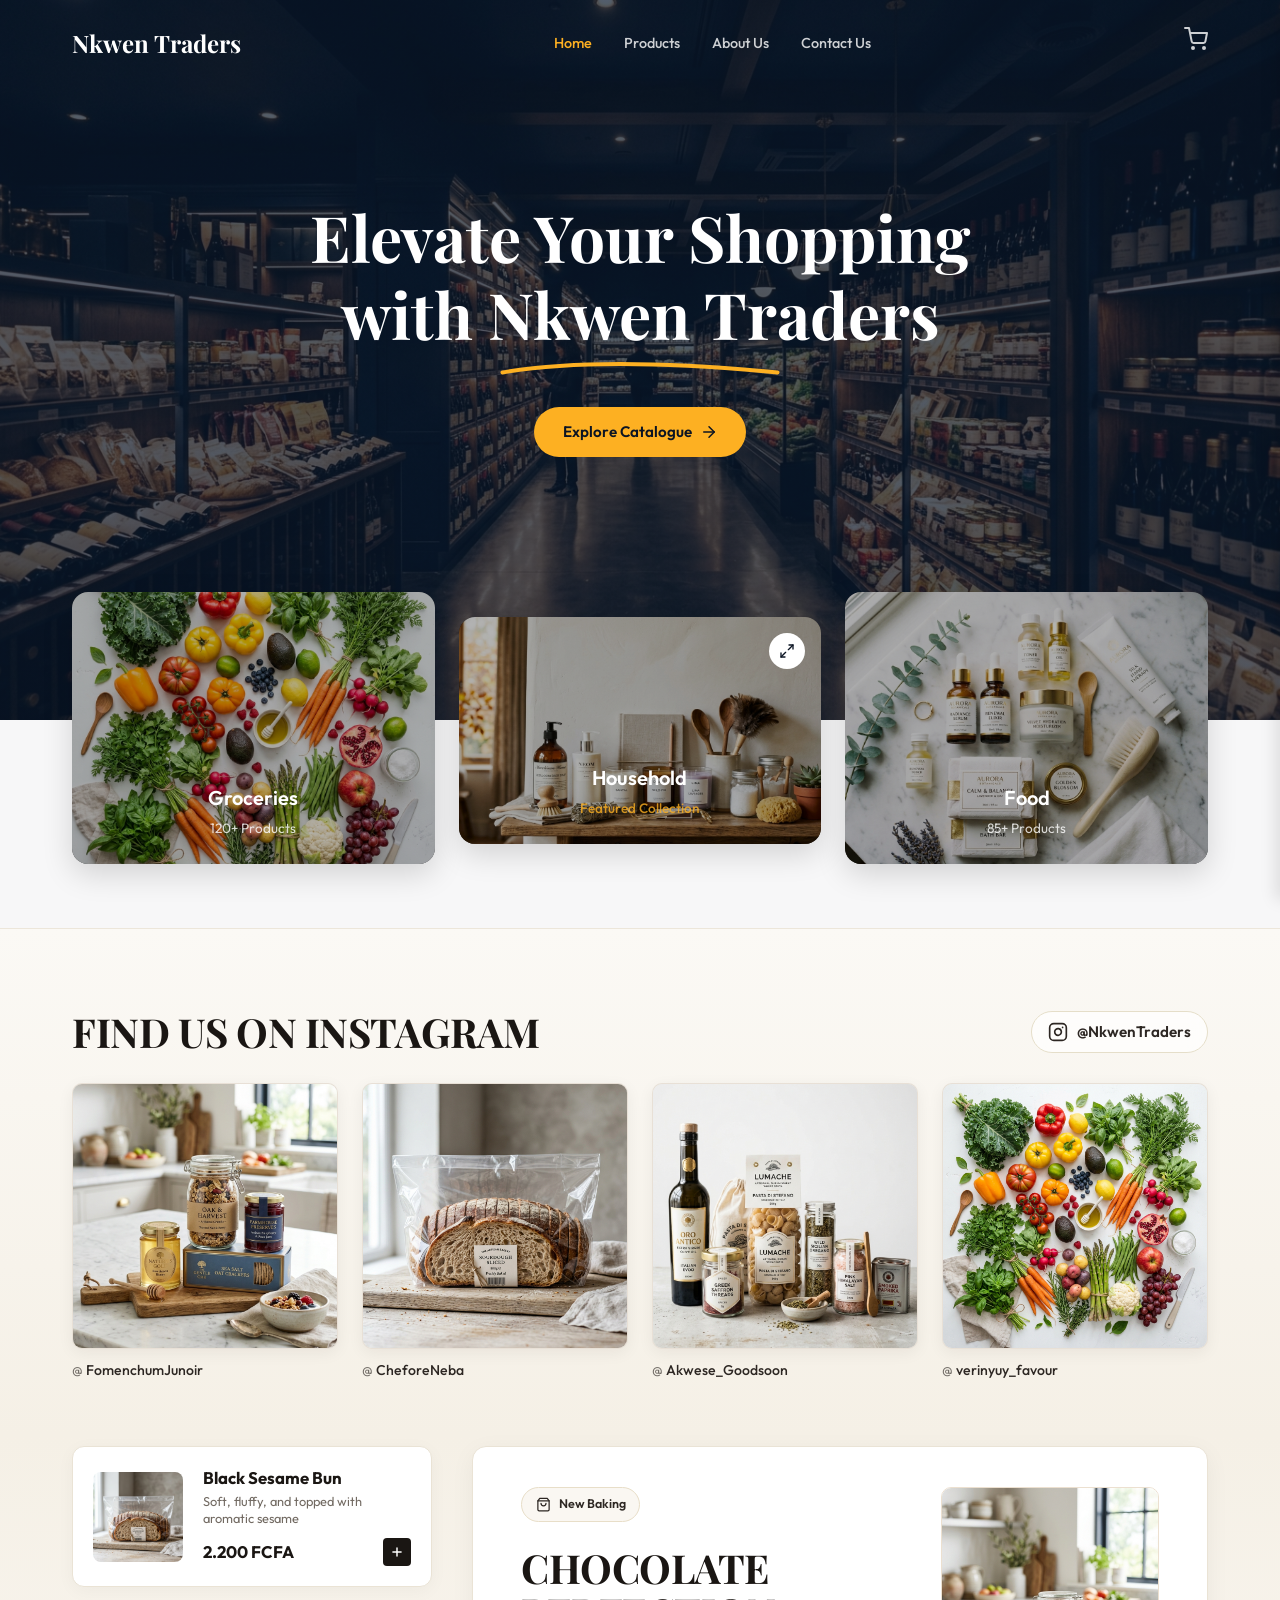
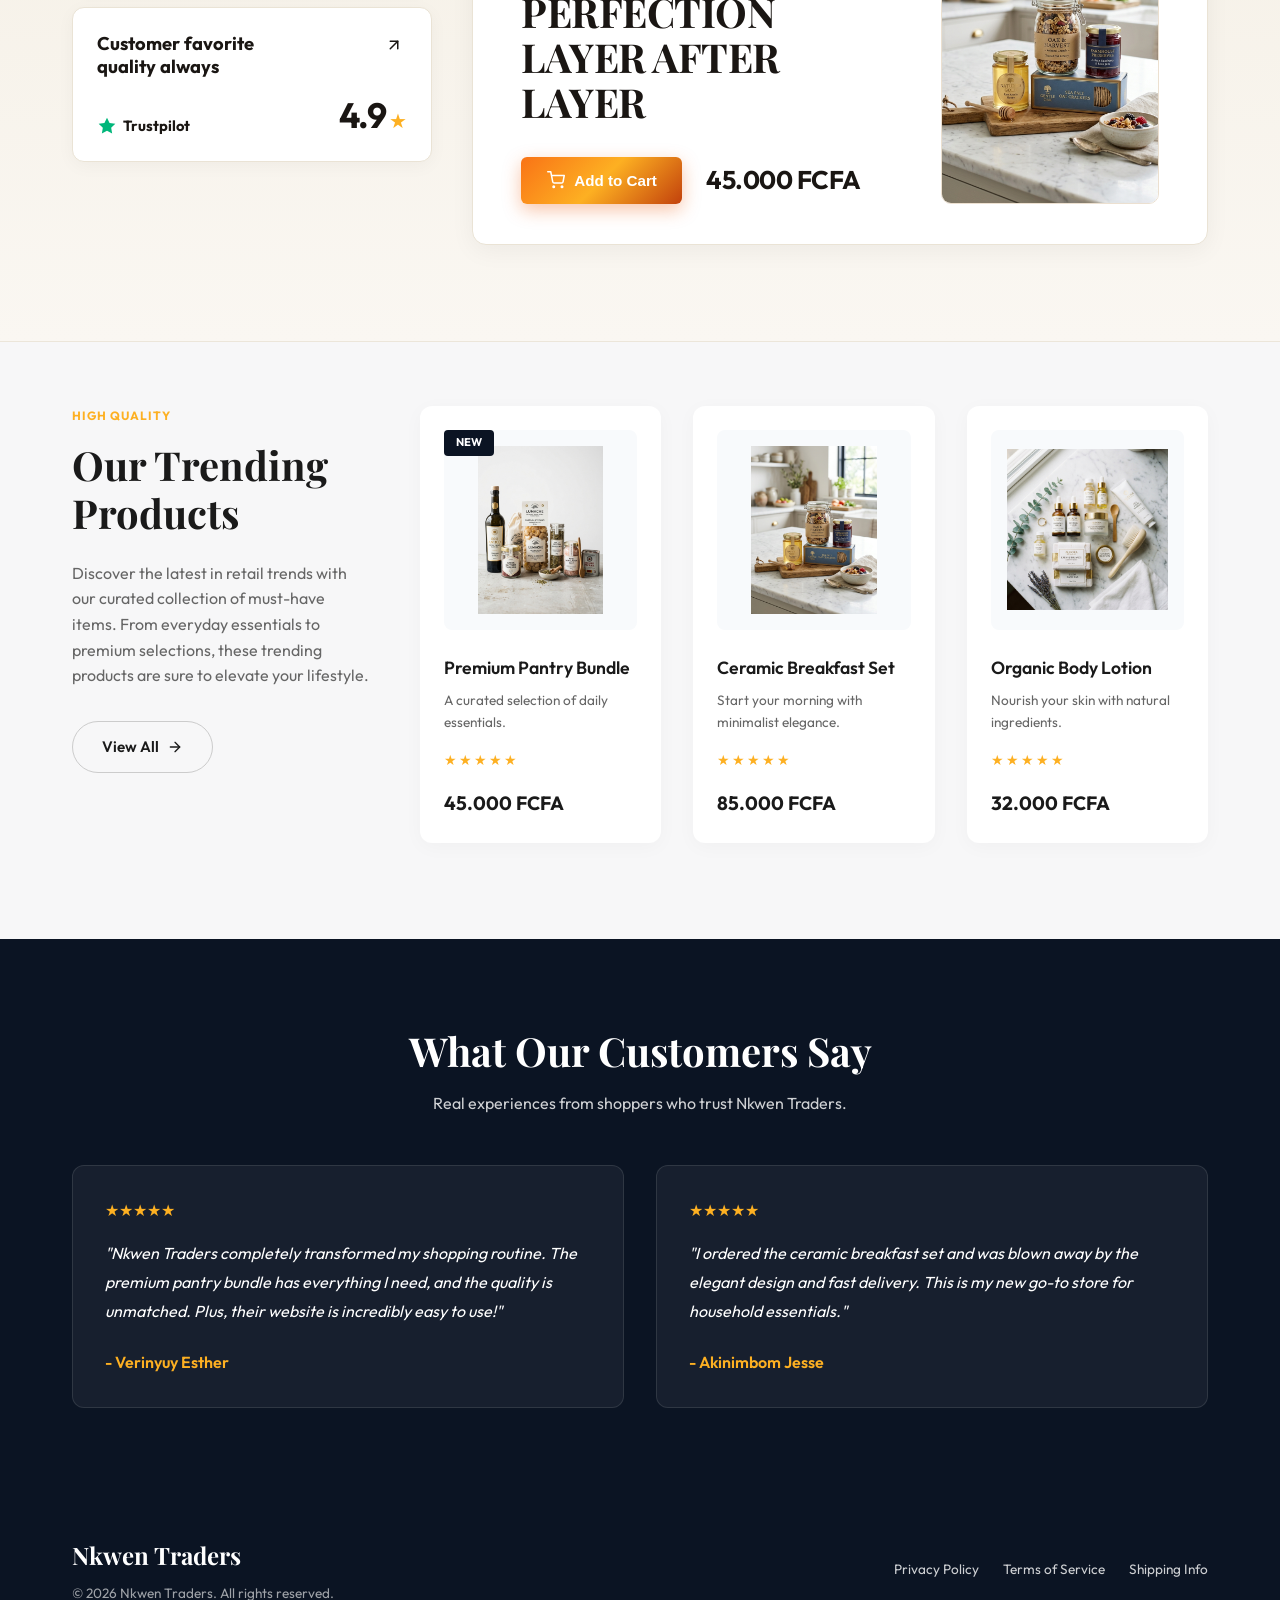
<file: Frontend/index.html>
<!DOCTYPE html>
<html lang="en">
<head>
    <meta charset="UTF-8">
    <meta name="viewport" content="width=device-width, initial-scale=1.0">
    <title>Nkwen Traders</title>
    <!-- Google Fonts for typography -->
    <link rel="preconnect" href="https://fonts.googleapis.com">
    <link rel="preconnect" href="https://fonts.gstatic.com" crossorigin>
    <link href="https://fonts.googleapis.com/css2?family=Outfit:wght@300;400;500;600;700&family=Playfair+Display:wght@700&display=swap" rel="stylesheet">
    <link rel="stylesheet" href="css/index.css">
</head>
<body>

    <!-- Sidebar Navigation for Mobile -->
    <div class="sidebar-overlay" id="sidebarOverlay"></div>
    <aside class="sidebar" id="sidebar">
        <button class="close-btn" id="closeSidebarBtn" aria-label="Close menu">
            <svg width="24" height="24" viewBox="0 0 24 24" fill="none" stroke="currentColor" stroke-width="2" stroke-linecap="round" stroke-linejoin="round"><line x1="18" y1="6" x2="6" y2="18"></line><line x1="6" y1="6" x2="18" y2="18"></line></svg>
        </button>
        <nav class="sidebar-nav">
            <a href="index.html" class="active">Home</a>
            <a href="Catalog.html">Products</a>
            <a href="about.html">About Us</a>
            <a href="contact.html">Contact Us</a>
        </nav>
    </aside>

    <!-- Header Section -->
    <header id="mainHeader">
        <div class="container header-container">
            <a href="index.html" class="logo">Nkwen Traders</a>
            
            <nav class="desktop-nav">
                <a href="index.html" class="active">Home</a>
                <a href="Catalog.html">Products</a>
                <a href="about.html">About Us</a>
                <a href="contact.html">Contact Us</a>
            </nav>

            <div class="header-actions">
                <a href="#" class="cart-btn" aria-label="Shopping Cart">
                    <svg width="24" height="24" viewBox="0 0 24 24" fill="none" stroke="currentColor" stroke-width="2" stroke-linecap="round" stroke-linejoin="round"><circle cx="9" cy="21" r="1"></circle><circle cx="20" cy="21" r="1"></circle><path d="M1 1h4l2.68 13.39a2 2 0 0 0 2 1.61h9.72a2 2 0 0 0 2-1.61L23 6H6"></path></svg>
                </a>
                <button class="hamburger-btn" id="openSidebarBtn" aria-label="Open menu">
                    <svg width="24" height="24" viewBox="0 0 24 24" fill="none" stroke="currentColor" stroke-width="2" stroke-linecap="round" stroke-linejoin="round"><line x1="3" y1="12" x2="21" y2="12"></line><line x1="3" y1="6" x2="21" y2="6"></line><line x1="3" y1="18" x2="21" y2="18"></line></svg>
                </button>
            </div>
        </div>
    </header>

    <!-- Hero Section -->
    <section class="hero-section" style="background-image: linear-gradient(rgba(10, 25, 47, 0.7), rgba(10, 25, 47, 0.7)), url('assets/hero_bg.jpg');">
        <div class="container hero-content">
            <h1>Elevate Your Shopping<br>with Nkwen Traders</h1>
            <svg class="hero-underline" width="280" height="15" viewBox="0 0 280 15" fill="none" xmlns="http://www.w3.org/2000/svg">
                <path d="M2.5 12.5C48.5 4.5 130.5 -1.5 277.5 12.5" stroke="#FDB022" stroke-width="4" stroke-linecap="round"/>
            </svg>
            <a href="Catalog.html" class="btn btn-primary">
                Explore Catalogue 
                <svg width="18" height="18" viewBox="0 0 24 24" fill="none" stroke="currentColor" stroke-width="2" stroke-linecap="round" stroke-linejoin="round"><line x1="5" y1="12" x2="19" y2="12"></line><polyline points="12 5 19 12 12 19"></polyline></svg>
            </a>
        </div>
    </section>

    <!-- Categories Section (Overlapping) -->
    <section class="categories-section">
        <div class="container categories-grid">
            <!-- Category 1 -->
            <a href="#" class="category-card card-small">
                <img src="assets/cat_groceries.jpg" alt="Groceries">
                <div class="category-info">
                    <h3>Groceries</h3>
                    <p>120+ Products</p>
                </div>
            </a>

            <!-- Category 2 (Featured) -->
            <a href="#" class="category-card card-large">
                <img src="assets/cat_household.jpg" alt="Household">
                <div class="expand-icon">
                    <svg width="16" height="16" viewBox="0 0 24 24" fill="none" stroke="currentColor" stroke-width="2" stroke-linecap="round" stroke-linejoin="round"><polyline points="15 3 21 3 21 9"></polyline><polyline points="9 21 3 21 3 15"></polyline><line x1="21" y1="3" x2="14" y2="10"></line><line x1="3" y1="21" x2="10" y2="14"></line></svg>
                </div>
                <div class="category-info">
                    <h3>Household</h3>
                    <p class="highlight-text">Featured Collection</p>
                </div>
            </a>

            <!-- Category 3 -->
            <a href="#" class="category-card card-small">
                <img src="assets/cat_personal_care.jpg" alt="Personal Care">
                <div class="category-info">
                    <h3>Food</h3>
                    <p>85+ Products</p>
                </div>
            </a>
        </div>
    </section>

    <!-- Instagram Showcase & Featured Spotlight Section (Section 3) -->
    <section class="instagram-showcase-section" id="instagramShowcase">
        <div class="container instagram-showcase-wrapper">
            <!-- Top Block: Instagram Feed & Gallery -->
            <div class="insta-gallery-block">
                <div class="insta-header">
                    <h2 class="insta-title">FIND US ON INSTAGRAM</h2>
                    <a href="https://instagram.com" target="_blank" rel="noopener noreferrer" class="insta-brand-link" aria-label="Follow Nkwen Traders on Instagram">
                        <svg class="insta-icon" width="20" height="20" viewBox="0 0 24 24" fill="none" stroke="currentColor" stroke-width="2" stroke-linecap="round" stroke-linejoin="round">
                            <rect x="2" y="2" width="20" height="20" rx="5" ry="5"></rect>
                            <path d="M16 11.37A4 4 0 1 1 12.63 8 4 4 0 0 1 16 11.37z"></path>
                            <line x1="17.5" y1="6.5" x2="17.51" y2="6.5"></line>
                        </svg>
                        <span class="insta-handle-text">@NkwenTraders</span>
                    </a>
                </div>

                <div class="insta-gallery-grid">
                    <!-- Gallery Item 1 -->
                    <div class="insta-item">
                        <div class="insta-img-box">
                            <img src="assets/prod_breakfast.jpg" alt="Fresh Baked Cookies & Treats">
                            <div class="insta-overlay-icon">
                                <svg width="24" height="24" viewBox="0 0 24 24" fill="none" stroke="currentColor" stroke-width="2" stroke-linecap="round" stroke-linejoin="round">
                                    <rect x="2" y="2" width="20" height="20" rx="5" ry="5"></rect>
                                    <path d="M16 11.37A4 4 0 1 1 12.63 8 4 4 0 0 1 16 11.37z"></path>
                                    <line x1="17.5" y1="6.5" x2="17.51" y2="6.5"></line>
                                </svg>
                            </div>
                        </div>
                        <div class="insta-handle-meta">
                            <span class="insta-at">@</span>FomenchumJunoir
                        </div>
                    </div>

                    <!-- Gallery Item 2 -->
                    <div class="insta-item">
                        <div class="insta-img-box">
                            <img src="assets/prod_bread_loaf.jpg" alt="Artisan Bread Loaf">
                            <div class="insta-overlay-icon">
                                <svg width="24" height="24" viewBox="0 0 24 24" fill="none" stroke="currentColor" stroke-width="2" stroke-linecap="round" stroke-linejoin="round">
                                    <rect x="2" y="2" width="20" height="20" rx="5" ry="5"></rect>
                                    <path d="M16 11.37A4 4 0 1 1 12.63 8 4 4 0 0 1 16 11.37z"></path>
                                    <line x1="17.5" y1="6.5" x2="17.51" y2="6.5"></line>
                                </svg>
                            </div>
                        </div>
                        <div class="insta-handle-meta">
                            <span class="insta-at">@</span>CheforeNeba
                        </div>
                    </div>

                    <!-- Gallery Item 3 -->
                    <div class="insta-item">
                        <div class="insta-img-box">
                            <img src="assets/prod_pantry_bundle.jpg" alt="Pantry Essentials Selection">
                            <div class="insta-overlay-icon">
                                <svg width="24" height="24" viewBox="0 0 24 24" fill="none" stroke="currentColor" stroke-width="2" stroke-linecap="round" stroke-linejoin="round">
                                    <rect x="2" y="2" width="20" height="20" rx="5" ry="5"></rect>
                                    <path d="M16 11.37A4 4 0 1 1 12.63 8 4 4 0 0 1 16 11.37z"></path>
                                    <line x1="17.5" y1="6.5" x2="17.51" y2="6.5"></line>
                                </svg>
                            </div>
                        </div>
                        <div class="insta-handle-meta">
                            <span class="insta-at">@</span>Akwese_Goodsoon
                        </div>
                    </div>

                    <!-- Gallery Item 4 -->
                    <div class="insta-item">
                        <div class="insta-img-box">
                            <img src="assets/cat_groceries.jpg" alt="Fresh Bakery Basket">
                            <div class="insta-overlay-icon">
                                <svg width="24" height="24" viewBox="0 0 24 24" fill="none" stroke="currentColor" stroke-width="2" stroke-linecap="round" stroke-linejoin="round">
                                    <rect x="2" y="2" width="20" height="20" rx="5" ry="5"></rect>
                                    <path d="M16 11.37A4 4 0 1 1 12.63 8 4 4 0 0 1 16 11.37z"></path>
                                    <line x1="17.5" y1="6.5" x2="17.51" y2="6.5"></line>
                                </svg>
                            </div>
                        </div>
                        <div class="insta-handle-meta">
                            <span class="insta-at">@</span>verinyuy_favour
                        </div>
                    </div>
                </div>
            </div>

            <!-- Bottom Block: Split Spotlight & Trust Section -->
            <div class="spotlight-split-block">
                <!-- Left Stacked Column -->
                <div class="spotlight-left-col">
                    <!-- Mini Product Showcase Card -->
                    <div class="spotlight-mini-card">
                        <div class="mini-prod-img-box">
                            <img src="assets/prod_bread_loaf.jpg" alt="Black Sesame Bun">
                        </div>
                        <div class="mini-prod-info">
                            <h3 class="mini-prod-name">Black Sesame Bun</h3>
                            <p class="mini-prod-tagline">Soft, fluffy, and topped with aromatic sesame</p>
                            <div class="mini-prod-footer">
                                <span class="mini-prod-price">2.200 FCFA</span>
                                <button class="mini-prod-add-btn" aria-label="Add Black Sesame Bun to Cart" data-name="Black Sesame Bun" data-price="2200">
                                    <svg width="14" height="14" viewBox="0 0 24 24" fill="none" stroke="currentColor" stroke-width="2.5" stroke-linecap="round" stroke-linejoin="round">
                                        <line x1="12" y1="5" x2="12" y2="19"></line>
                                        <line x1="5" y1="12" x2="19" y2="12"></line>
                                    </svg>
                                </button>
                            </div>
                        </div>
                    </div>

                    <!-- Customer Favorite / Trust Card -->
                    <div class="spotlight-trust-card">
                        <div class="trust-card-header">
                            <h3 class="trust-card-heading">Customer favorite quality always</h3>
                            <a href="#trendingSection" class="trust-arrow-btn" aria-label="Explore top rated products">
                                <svg width="18" height="18" viewBox="0 0 24 24" fill="none" stroke="currentColor" stroke-width="2" stroke-linecap="round" stroke-linejoin="round">
                                    <line x1="7" y1="17" x2="17" y2="7"></line>
                                    <polyline points="7 7 17 7 17 17"></polyline>
                                </svg>
                            </a>
                        </div>
                        <div class="trust-card-footer">
                            <div class="trustpilot-rating-badge">
                                <svg class="trustpilot-star" width="20" height="20" viewBox="0 0 24 24" fill="#00B67A">
                                    <polygon points="12 2 15.09 8.26 22 9.27 17 14.14 18.18 21.02 12 17.77 5.82 21.02 7 14.14 2 9.27 8.91 8.26 12 2"></polygon>
                                </svg>
                                <span class="trustpilot-brand">Trustpilot</span>
                            </div>
                            <div class="trust-score-wrapper">
                                <span class="trust-score-num">4.9</span>
                                <span class="trust-star-gold">★</span>
                            </div>
                        </div>
                    </div>
                </div>

                <!-- Right Hero Spotlight Column -->
                <div class="spotlight-hero-card">
                    <div class="spotlight-hero-body">
                        <div class="spotlight-badge-pill">
                            <svg width="15" height="15" viewBox="0 0 24 24" fill="none" stroke="currentColor" stroke-width="2" stroke-linecap="round" stroke-linejoin="round">
                                <path d="M6 2L3 6v14a2 2 0 0 0 2 2h14a2 2 0 0 0 2-2V6l-3-4z"></path>
                                <line x1="3" y1="6" x2="21" y2="6"></line>
                                <path d="M16 10a4 4 0 0 1-8 0"></path>
                            </svg>
                            <span>New Baking</span>
                        </div>
                        <h2 class="spotlight-hero-headline">CHOCOLATE PERFECTION LAYER AFTER LAYER</h2>
                        <div class="spotlight-hero-action-row">
                            <button class="btn btn-spotlight-cart" aria-label="Add Chocolate Perfection to Cart" data-name="Chocolate Perfection Layer" data-price="45000">
                                <svg width="18" height="18" viewBox="0 0 24 24" fill="none" stroke="currentColor" stroke-width="2" stroke-linecap="round" stroke-linejoin="round">
                                    <circle cx="9" cy="21" r="1"></circle>
                                    <circle cx="20" cy="21" r="1"></circle>
                                    <path d="M1 1h4l2.68 13.39a2 2 0 0 0 2 1.61h9.72a2 2 0 0 0 2-1.61L23 6H6"></path>
                                </svg>
                                <span>Add to Cart</span>
                            </button>
                            <span class="spotlight-hero-price">45.000 FCFA</span>
                        </div>
                    </div>
                    <div class="spotlight-hero-visual">
                        <div class="spotlight-hero-visual-bg"></div>
                        <img src="assets/prod_breakfast.jpg" alt="Chocolate Perfection Layer Cake" class="spotlight-hero-img">
                    </div>
                </div>
            </div>
        </div>
    </section>

    <!-- Trending Products Section -->
    <section class="trending-section" id="trendingSection">
        <div class="container trending-layout">
            <!-- Section Header -->
            <div class="trending-header">
                <span class="tagline">HIGH QUALITY</span>
                <h2>Our Trending<br>Products</h2>
                <p>Discover the latest in retail trends with our curated collection of must-have items. From everyday essentials to premium selections, these trending products are sure to elevate your lifestyle.</p>
                <a href="Catalog.html" class="btn btn-outline">
                    View All
                    <svg width="16" height="16" viewBox="0 0 24 24" fill="none" stroke="currentColor" stroke-width="2" stroke-linecap="round" stroke-linejoin="round"><line x1="5" y1="12" x2="19" y2="12"></line><polyline points="12 5 19 12 12 19"></polyline></svg>
                </a>
            </div>

            <!-- Products Grid -->
            <div class="products-grid">
                <!-- Product 1 -->
                <div class="product-card">
                    <div class="badge badge-new">NEW</div>
                    <div class="product-img-wrapper">
                        <img src="assets/prod_pantry_bundle.jpg" alt="Premium Pantry Bundle">
                    </div>
                    <div class="product-details">
                        <h3>Premium Pantry Bundle</h3>
                        <p>A curated selection of daily essentials.</p>
                        <div class="rating">
                            <span class="star filled">★</span><span class="star filled">★</span><span class="star filled">★</span><span class="star filled">★</span><span class="star filled">★</span>
                        </div>
                        <div class="price">45.000 FCFA</div>
                    </div>
                </div>

                <!-- Product 2 -->
                <div class="product-card">
                    <div class="product-img-wrapper">
                        <img src="assets/prod_breakfast.jpg" alt="Ceramic Breakfast Set">
                    </div>
                    <div class="product-details">
                        <h3>Ceramic Breakfast Set</h3>
                        <p>Start your morning with minimalist elegance.</p>
                        <div class="rating">
                            <span class="star filled">★</span><span class="star filled">★</span><span class="star filled">★</span><span class="star filled">★</span><span class="star filled">★</span>
                        </div>
                        <div class="price">85.000 FCFA</div>
                    </div>
                </div>

                <!-- Product 3 -->
                <div class="product-card">
                    <!-- Note: Using cat_personal_care.jpg as requested to use only existing assets -->
                    <div class="product-img-wrapper">
                        <img src="assets/cat_personal_care.jpg" alt="Organic Body Lotion">
                    </div>
                    <div class="product-details">
                        <h3>Organic Body Lotion</h3>
                        <p>Nourish your skin with natural ingredients.</p>
                        <div class="rating">
                            <span class="star filled">★</span><span class="star filled">★</span><span class="star filled">★</span><span class="star filled">★</span><span class="star filled">★</span>
                        </div>
                        <div class="price">32.000 FCFA</div>
                    </div>
                </div>
            </div>
        </div>
    </section>
    <!-- Testimonial Section -->
    <section class="testimonial-section">
        <div class="container">
            <div class="testimonial-header">
                <h2>What Our Customers Say</h2>
                <p>Real experiences from shoppers who trust Nkwen Traders.</p>
            </div>
            <div class="testimonial-grid">
                <!-- Testimonial 1 -->
                <div class="testimonial-card">
                    <div class="testimonial-rating">
                        <span class="star filled">★</span><span class="star filled">★</span><span class="star filled">★</span><span class="star filled">★</span><span class="star filled">★</span>
                    </div>
                    <p class="testimonial-text">"Nkwen Traders completely transformed my shopping routine. The premium pantry bundle has everything I need, and the quality is unmatched. Plus, their website is incredibly easy to use!"</p>
                    <p class="testimonial-author">- Verinyuy Esther</p>
                </div>
                <!-- Testimonial 2 -->
                <div class="testimonial-card">
                    <div class="testimonial-rating">
                        <span class="star filled">★</span><span class="star filled">★</span><span class="star filled">★</span><span class="star filled">★</span><span class="star filled">★</span>
                    </div>
                    <p class="testimonial-text">"I ordered the ceramic breakfast set and was blown away by the elegant design and fast delivery. This is my new go-to store for household essentials."</p>
                    <p class="testimonial-author">- Akinimbom Jesse</p>
                </div>
            </div>
        </div>
    </section>

    <!-- Footer -->
    <footer class="site-footer">
        <div class="container footer-container">
            <div class="footer-left">
                <a href="index.html" class="logo">Nkwen Traders</a>
                <p>&copy; 2026 Nkwen Traders. All rights reserved.</p>
            </div>
            <div class="footer-right">
                <a href="#">Privacy Policy</a>
                <a href="#">Terms of Service</a>
                <a href="#">Shipping Info</a>
            </div>
        </div>
    </footer>

    <script src="Js/index.js"></script>
</body>
</html>
</file>
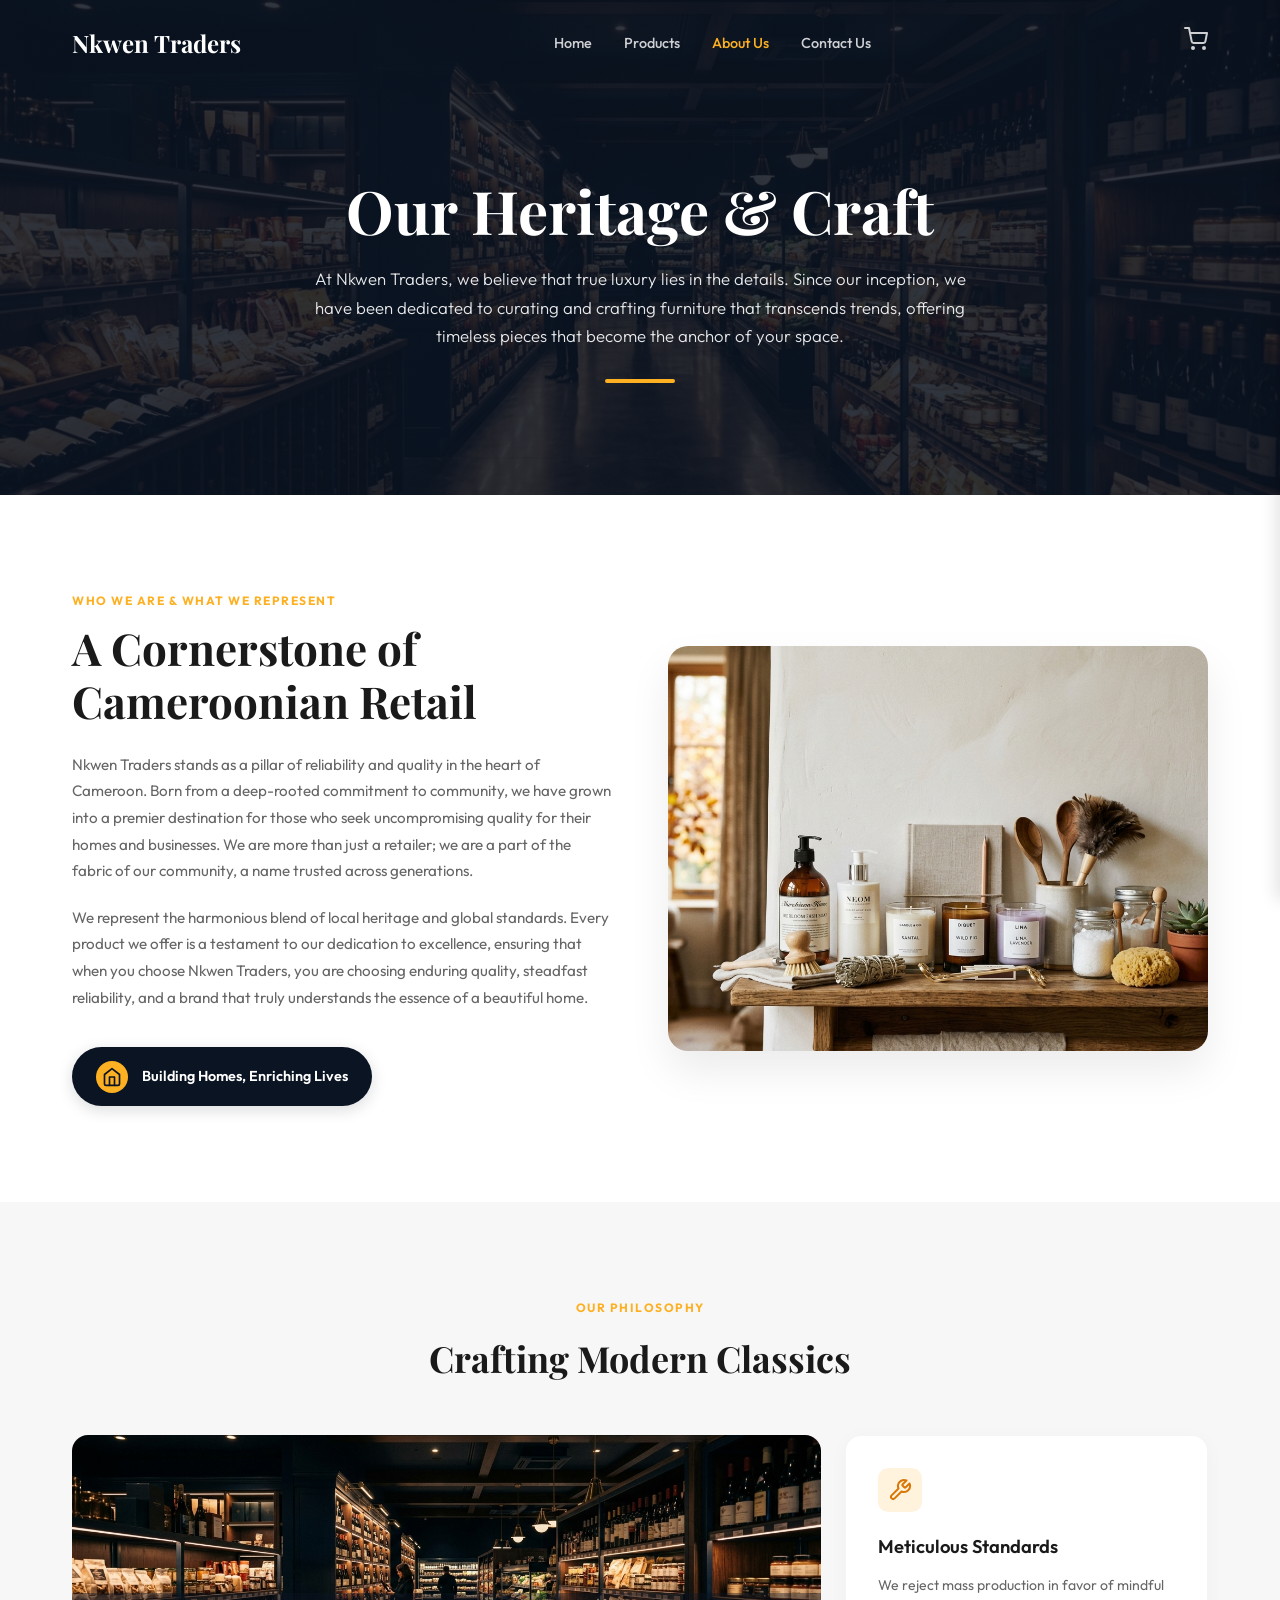
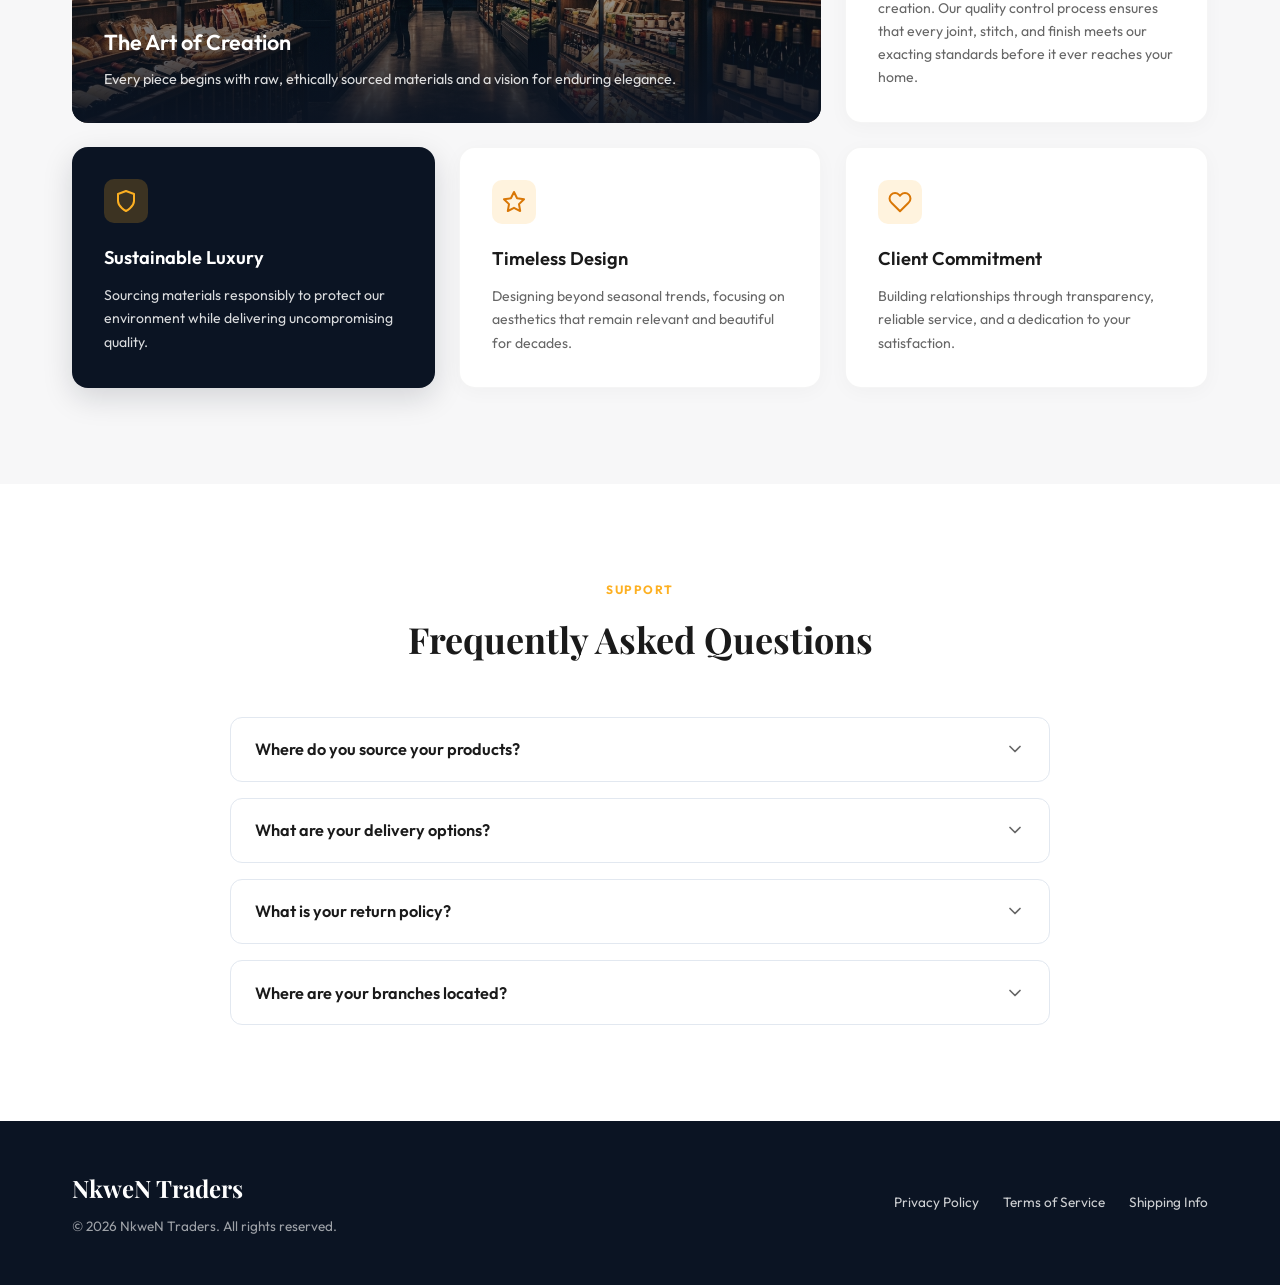
<file: Frontend/about.html>
<!DOCTYPE html>
<html lang="en">
<head>
    <meta charset="UTF-8">
    <meta name="viewport" content="width=device-width, initial-scale=1.0">
    <title>About Us - Nkwen Traders</title>
    <!-- Google Fonts for typography -->
    <link rel="preconnect" href="https://fonts.googleapis.com">
    <link rel="preconnect" href="https://fonts.gstatic.com" crossorigin>
    <link href="https://fonts.googleapis.com/css2?family=Outfit:wght@300;400;500;600;700&family=Playfair+Display:wght@600;700&display=swap" rel="stylesheet">
    <link rel="stylesheet" href="css/index.css">
    <link rel="stylesheet" href="css/about.css">
</head>
<body>

    <!-- Sidebar Navigation for Mobile -->
    <div class="sidebar-overlay" id="sidebarOverlay"></div>
    <aside class="sidebar" id="sidebar">
        <button class="close-btn" id="closeSidebarBtn" aria-label="Close menu">
            <svg width="24" height="24" viewBox="0 0 24 24" fill="none" stroke="currentColor" stroke-width="2" stroke-linecap="round" stroke-linejoin="round"><line x1="18" y1="6" x2="6" y2="18"></line><line x1="6" y1="6" x2="18" y2="18"></line></svg>
        </button>
        <nav class="sidebar-nav">
            <a href="index.html">Home</a>
            <a href="Catalog.html">Products</a>
            <a href="about.html" class="active">About Us</a>
            <a href="contact.html">Contact Us</a>
        </nav>
    </aside>

    <!-- Header Section -->
    <header id="mainHeader">
        <div class="container header-container">
            <a href="index.html" class="logo">Nkwen Traders</a>
            
            <nav class="desktop-nav">
                <a href="index.html">Home</a>
                <a href="Catalog.html">Products</a>
                <a href="about.html" class="active">About Us</a>
                <a href="contact.html">Contact Us</a>
            </nav>

            <div class="header-actions">
                <a href="#" class="cart-btn" aria-label="Shopping Cart">
                    <svg width="24" height="24" viewBox="0 0 24 24" fill="none" stroke="currentColor" stroke-width="2" stroke-linecap="round" stroke-linejoin="round"><circle cx="9" cy="21" r="1"></circle><circle cx="20" cy="21" r="1"></circle><path d="M1 1h4l2.68 13.39a2 2 0 0 0 2 1.61h9.72a2 2 0 0 0 2-1.61L23 6H6"></path></svg>
                </a>
                <button class="hamburger-btn" id="openSidebarBtn" aria-label="Open menu">
                    <svg width="24" height="24" viewBox="0 0 24 24" fill="none" stroke="currentColor" stroke-width="2" stroke-linecap="round" stroke-linejoin="round"><line x1="3" y1="12" x2="21" y2="12"></line><line x1="3" y1="6" x2="21" y2="6"></line><line x1="3" y1="18" x2="21" y2="18"></line></svg>
                </button>
            </div>
        </div>
    </header>

    <!-- About Hero Section -->
    <section class="about-hero" style="background-image: linear-gradient(rgba(11, 20, 35, 0.85), rgba(11, 20, 35, 0.85)), url('assets/hero_bg.jpg');">
        <div class="container about-hero-content">
            <h1>Our Heritage & Craft</h1>
            <p>At Nkwen Traders, we believe that true luxury lies in the details. Since our inception, we have been dedicated to curating and crafting furniture that transcends trends, offering timeless pieces that become the anchor of your space.</p>
            <div class="hero-accent-line"></div>
        </div>
    </section>

    <!-- CornerStone Section -->
    <section class="cornerstone-section">
        <div class="container cornerstone-grid">
            <div class="cornerstone-text">
                <span class="sub-caption">WHO WE ARE & WHAT WE REPRESENT</span>
                <h2>A Cornerstone of Cameroonian Retail</h2>
                <p>Nkwen Traders stands as a pillar of reliability and quality in the heart of Cameroon. Born from a deep-rooted commitment to community, we have grown into a premier destination for those who seek uncompromising quality for their homes and businesses. We are more than just a retailer; we are a part of the fabric of our community, a name trusted across generations.</p>
                <p>We represent the harmonious blend of local heritage and global standards. Every product we offer is a testament to our dedication to excellence, ensuring that when you choose Nkwen Traders, you are choosing enduring quality, steadfast reliability, and a brand that truly understands the essence of a beautiful home.</p>

                <div class="badge-pill">
                    <div class="badge-icon">
                        <svg width="20" height="20" viewBox="0 0 24 24" fill="none" stroke="currentColor" stroke-width="2" stroke-linecap="round" stroke-linejoin="round"><path d="M3 9l9-7 9 7v11a2 2 0 0 1-2 2H5a2 2 0 0 1-2-2z"></path><polyline points="9 22 9 12 15 12 15 22"></polyline></svg>
                    </div>
                    <span>Building Homes, Enriching Lives</span>
                </div>
            </div>
            <div class="cornerstone-image">
                <img src="assets/cat_household.jpg" alt="Cameroonian Retail & Family Home">
            </div>
        </div>
    </section>

    <!-- Philosophy Section -->
    <section class="philosophy-section">
        <div class="container">
            <div class="section-header">
                <span class="sub-caption">OUR PHILOSOPHY</span>
                <h2>Crafting Modern Classics</h2>
            </div>

            <div class="philosophy-grid">
                <!-- Large Card with Image -->
                <div class="ph-card ph-card-hero">
                    <img src="assets/hero_bg.jpg" alt="The Art of Creation">
                    <div class="ph-card-overlay">
                        <h3>The Art of Creation</h3>
                        <p>Every piece begins with raw, ethically sourced materials and a vision for enduring elegance.</p>
                    </div>
                </div>

                <!-- Light Card 1 -->
                <div class="ph-card ph-card-light">
                    <div class="ph-icon">
                        <svg width="24" height="24" viewBox="0 0 24 24" fill="none" stroke="currentColor" stroke-width="2" stroke-linecap="round" stroke-linejoin="round"><path d="M14.7 6.3a1 1 0 0 0 0 1.4l1.6 1.6a1 1 0 0 0 1.4 0l3.77-3.77a6 6 0 0 1-7.94 7.94l-6.91 6.91a2.12 2.12 0 0 1-3-3l6.91-6.91a6 6 0 0 1 7.94-7.94l-3.76 3.76z"></path></svg>
                    </div>
                    <h3>Meticulous Standards</h3>
                    <p>We reject mass production in favor of mindful creation. Our quality control process ensures that every joint, stitch, and finish meets our exacting standards before it ever reaches your home.</p>
                </div>

                <!-- Dark Card -->
                <div class="ph-card ph-card-dark">
                    <div class="ph-icon">
                        <svg width="24" height="24" viewBox="0 0 24 24" fill="none" stroke="currentColor" stroke-width="2" stroke-linecap="round" stroke-linejoin="round"><path d="M12 22s8-4 8-10V5l-8-3-8 3v7c0 6 8 10 8 10z"></path></svg>
                    </div>
                    <h3>Sustainable Luxury</h3>
                    <p>Sourcing materials responsibly to protect our environment while delivering uncompromising quality.</p>
                </div>

                <!-- Light Card 2 -->
                <div class="ph-card ph-card-light">
                    <div class="ph-icon">
                        <svg width="24" height="24" viewBox="0 0 24 24" fill="none" stroke="currentColor" stroke-width="2" stroke-linecap="round" stroke-linejoin="round"><polygon points="12 2 15.09 8.26 22 9.27 17 14.14 18.18 21.02 12 17.77 5.82 21.02 7 14.14 2 9.27 8.91 8.26 12 2"></polygon></svg>
                    </div>
                    <h3>Timeless Design</h3>
                    <p>Designing beyond seasonal trends, focusing on aesthetics that remain relevant and beautiful for decades.</p>
                </div>

                <!-- Light Card 3 -->
                <div class="ph-card ph-card-light">
                    <div class="ph-icon">
                        <svg width="24" height="24" viewBox="0 0 24 24" fill="none" stroke="currentColor" stroke-width="2" stroke-linecap="round" stroke-linejoin="round"><path d="M20.84 4.61a5.5 5.5 0 0 0-7.78 0L12 5.67l-1.06-1.06a5.5 5.5 0 0 0-7.78 7.78l1.06 1.06L12 21.23l7.78-7.78 1.06-1.06a5.5 5.5 0 0 0 0-7.78z"></path></svg>
                    </div>
                    <h3>Client Commitment</h3>
                    <p>Building relationships through transparency, reliable service, and a dedication to your satisfaction.</p>
                </div>
            </div>
        </div>
    </section>

    <!-- FAQ Section -->
    <section class="faq-section">
        <div class="container">
            <div class="section-header">
                <span class="sub-caption">SUPPORT</span>
                <h2>Frequently Asked Questions</h2>
            </div>

            <div class="faq-accordion">
                <!-- Item 1 -->
                <div class="faq-item">
                    <button class="faq-trigger" aria-expanded="false">
                        <span>Where do you source your products?</span>
                        <svg class="faq-icon" width="20" height="20" viewBox="0 0 24 24" fill="none" stroke="currentColor" stroke-width="2" stroke-linecap="round" stroke-linejoin="round"><polyline points="6 9 12 15 18 9"></polyline></svg>
                    </button>
                    <div class="faq-content">
                        <p>We pride ourselves on a hybrid sourcing model. We partner with highly skilled local artisans across Cameroon for unique, handcrafted pieces, and we also collaborate with international manufacturers known for their premium materials and advanced techniques, ensuring a diverse and high-quality inventory.</p>
                    </div>
                </div>

                <!-- Item 2 -->
                <div class="faq-item">
                    <button class="faq-trigger" aria-expanded="false">
                        <span>What are your delivery options?</span>
                        <svg class="faq-icon" width="20" height="20" viewBox="0 0 24 24" fill="none" stroke="currentColor" stroke-width="2" stroke-linecap="round" stroke-linejoin="round"><polyline points="6 9 12 15 18 9"></polyline></svg>
                    </button>
                    <div class="faq-content">
                        <p>We offer white-glove delivery service for all large furniture items within major cities, which includes placement in your room of choice and removal of packaging. For smaller items and nationwide delivery, we use trusted courier partners. Delivery times and costs are calculated at checkout based on your location and item size.</p>
                    </div>
                </div>

                <!-- Item 3 -->
                <div class="faq-item">
                    <button class="faq-trigger" aria-expanded="false">
                        <span>What is your return policy?</span>
                        <svg class="faq-icon" width="20" height="20" viewBox="0 0 24 24" fill="none" stroke="currentColor" stroke-width="2" stroke-linecap="round" stroke-linejoin="round"><polyline points="6 9 12 15 18 9"></polyline></svg>
                    </button>
                    <div class="faq-content">
                        <p>We stand by the quality of our products. If you are not completely satisfied, we accept returns on standard items within 14 days of delivery, provided they are in their original condition. Custom orders are non-refundable. Please review our full return policy page for detailed instructions.</p>
                    </div>
                </div>

                <!-- Item 4 -->
                <div class="faq-item">
                    <button class="faq-trigger" aria-expanded="false">
                        <span>Where are your branches located?</span>
                        <svg class="faq-icon" width="20" height="20" viewBox="0 0 24 24" fill="none" stroke="currentColor" stroke-width="2" stroke-linecap="round" stroke-linejoin="round"><polyline points="6 9 12 15 18 9"></polyline></svg>
                    </button>
                    <div class="faq-content">
                        <p>Our flagship showroom is located in the commercial Nkwen Bamenda. We also have a dedicated boutique store in Yaoundé. Please visit our Contact Us page for exact addresses, operating hours, and map directions to experience our collections in person.</p>
                    </div>
                </div>
            </div>
        </div>
    </section>

    <!-- Footer -->
    <footer class="site-footer">
        <div class="container footer-container">
            <div class="footer-left">
                <a href="index.html" class="logo">NkweN Traders</a>
                <p>&copy; 2026 NkweN Traders. All rights reserved.</p>
            </div>
            <div class="footer-right">
                <a href="#">Privacy Policy</a>
                <a href="#">Terms of Service</a>
                <a href="#">Shipping Info</a>
            </div>
        </div>
    </footer>

    <script src="Js/index.js"></script>
    <script src="Js/about.js"></script>
</body>
</html>
</file>
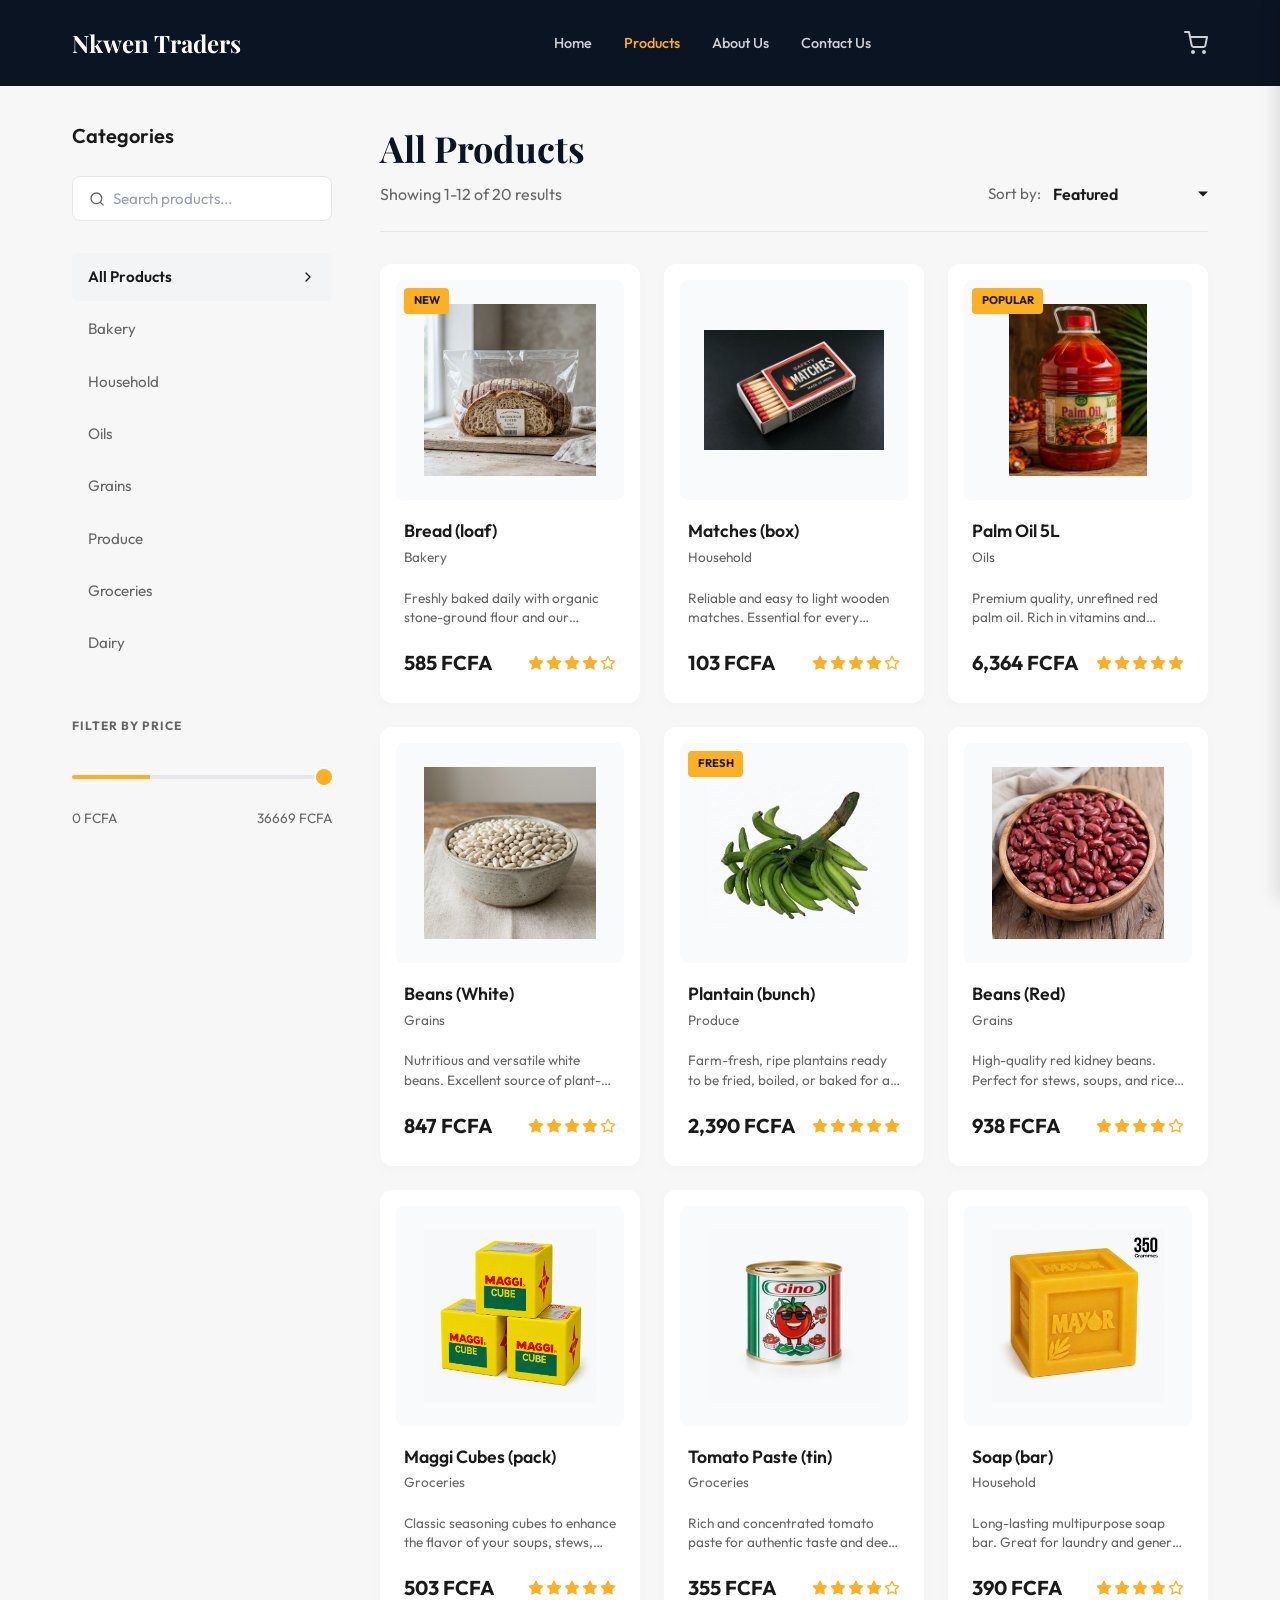
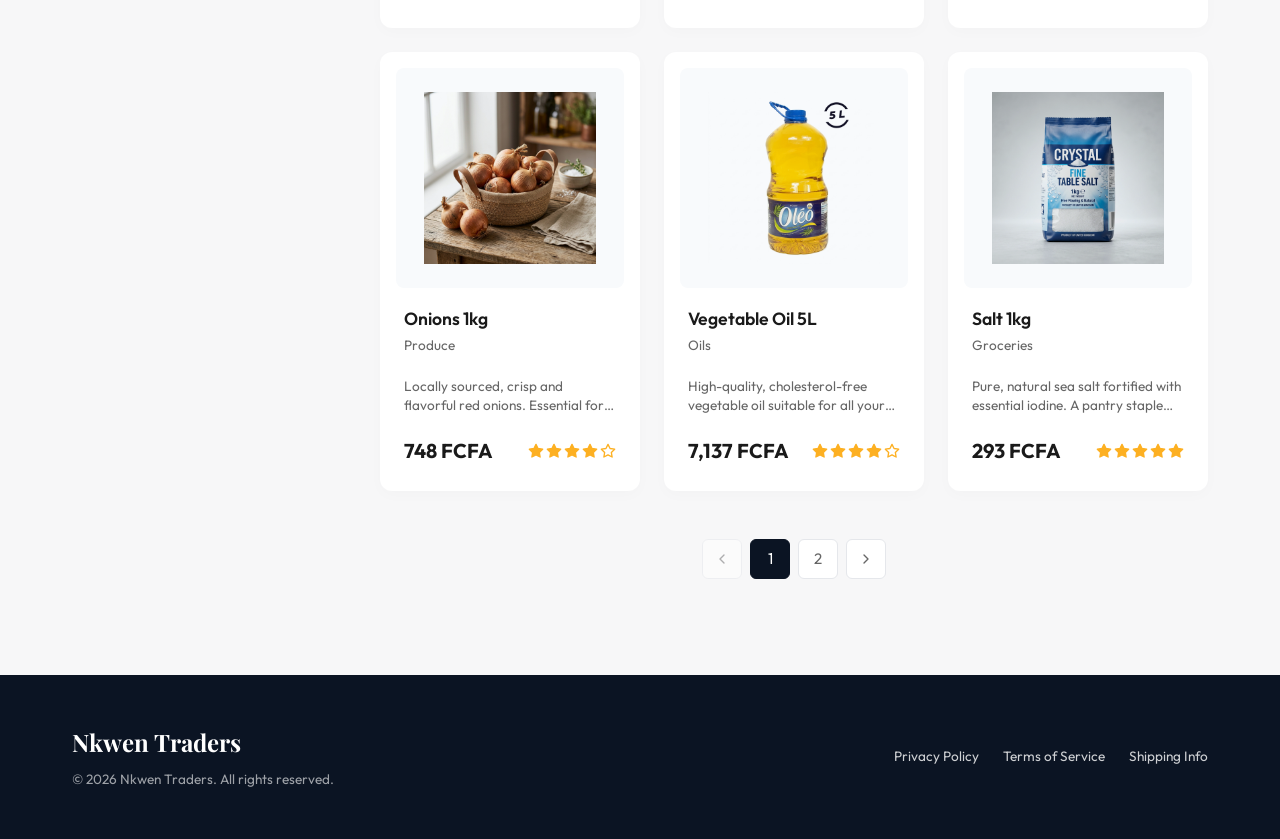
<file: Frontend/Catalog.html>
<!DOCTYPE html>
<html lang="en">
<head>
    <meta charset="UTF-8">
    <meta name="viewport" content="width=device-width, initial-scale=1.0">
    <title>All Products - Nkwen Traders</title>
    <!-- Google Fonts for typography -->
    <link rel="preconnect" href="https://fonts.googleapis.com">
    <link rel="preconnect" href="https://fonts.gstatic.com" crossorigin>
    <link href="https://fonts.googleapis.com/css2?family=Outfit:wght@300;400;500;600;700&family=Playfair+Display:wght@700&display=swap" rel="stylesheet">
    <link rel="stylesheet" href="css/index.css">
    <link rel="stylesheet" href="css/catalog.css">
</head>
<body>

    <!-- Sidebar Navigation for Mobile -->
    <div class="sidebar-overlay" id="sidebarOverlay"></div>
    <aside class="sidebar" id="sidebar">
        <button class="close-btn" id="closeSidebarBtn" aria-label="Close menu">
            <svg width="24" height="24" viewBox="0 0 24 24" fill="none" stroke="currentColor" stroke-width="2" stroke-linecap="round" stroke-linejoin="round"><line x1="18" y1="6" x2="6" y2="18"></line><line x1="6" y1="6" x2="18" y2="18"></line></svg>
        </button>
        <nav class="sidebar-nav">
            <a href="index.html">Home</a>
            <a href="Catalog.html" class="active">Products</a>
            <a href="about.html">About Us</a>
            <a href="contact.html">Contact Us</a>
        </nav>
    </aside>

    <!-- Header Section -->
    <header id="mainHeader" style="background-color: var(--clr-dark-bg);">
        <div class="container header-container">
            <a href="index.html" class="logo">Nkwen Traders</a>
            
            <nav class="desktop-nav">
                <a href="index.html">Home</a>
                <a href="Catalog.html" class="active">Products</a>
                <a href="about.html">About Us</a>
                <a href="contact.html">Contact Us</a>
            </nav>

            <div class="header-actions">
                <a href="#" class="cart-btn" aria-label="Shopping Cart" style="position:relative; display:inline-flex;">
                    <svg width="24" height="24" viewBox="0 0 24 24" fill="none" stroke="currentColor" stroke-width="2" stroke-linecap="round" stroke-linejoin="round"><circle cx="9" cy="21" r="1"></circle><circle cx="20" cy="21" r="1"></circle><path d="M1 1h4l2.68 13.39a2 2 0 0 0 2 1.61h9.72a2 2 0 0 0 2-1.61L23 6H6"></path></svg>
                    <!-- <span style="position:absolute; top:-6px; right:-10px; background-color:var(--clr-accent); color:var(--clr-dark-bg); font-size:10px; font-weight:700; width:16px; height:16px; border-radius:50%; display:flex; align-items:center; justify-content:center; letter-spacing: -0.5px;">3</span> -->
                </a>
                <button class="hamburger-btn" id="openSidebarBtn" aria-label="Open menu">
                    <svg width="24" height="24" viewBox="0 0 24 24" fill="none" stroke="currentColor" stroke-width="2" stroke-linecap="round" stroke-linejoin="round"><line x1="3" y1="12" x2="21" y2="12"></line><line x1="3" y1="6" x2="21" y2="6"></line><line x1="3" y1="18" x2="21" y2="18"></line></svg>
                </button>
            </div>
        </div>
    </header>

    <!-- Catalog Section -->
    <main class="catalog-main">
        <div class="container catalog-container">
            
            <!-- Sidebar Filter -->
            <aside class="catalog-sidebar">
                <h3 class="sidebar-title">Categories</h3>
                
                <div class="search-box">
                    <svg width="18" height="18" viewBox="0 0 24 24" fill="none" stroke="currentColor" stroke-width="2" stroke-linecap="round" stroke-linejoin="round"><circle cx="11" cy="11" r="8"></circle><line x1="21" y1="21" x2="16.65" y2="16.65"></line></svg>
                    <input type="text" placeholder="Search products...">
                </div>

                <ul class="category-list">
                    <!-- Categories will be injected here via JavaScript -->
                </ul>

                <div class="price-filter">
                    <h4 class="filter-title">FILTER BY PRICE</h4>
                    <div class="slider-container">
                        <input type="range" min="0" max="40000" value="40000" class="price-slider" id="priceSlider" aria-label="Price Filter">
                    </div>
                    <div class="price-labels">
                        <span>0 FCFA</span>
                        <span id="priceLabel">40000 FCFA</span>
                    </div>
                </div>
            </aside>

            <!-- Main Product Area -->
            <section class="catalog-content">
                <div class="catalog-header">
                    <div class="header-titles">
                        <h2>All Products</h2>
                        <p>Showing 1-12 of 15 results</p>
                    </div>
                    <div class="sort-by">
                        <label>Sort by:</label>
                        <div class="custom-select">
                            <select aria-label="Sort products">
                                <option>Featured</option>
                                <option>Price: Low to High</option>
                                <option>Price: High to Low</option>
                                <option>Newest Arrivals</option>
                            </select>
                        </div>
                    </div>
                </div>

                <div class="catalog-grid" id="catalogGrid">
                    <!-- Products will be injected here via JavaScript -->
                </div>

                <div class="pagination">
                    <button class="page-nav" aria-label="Previous page">
                        <svg width="16" height="16" viewBox="0 0 24 24" fill="none" stroke="currentColor" stroke-width="2" stroke-linecap="round" stroke-linejoin="round"><polyline points="15 18 9 12 15 6"></polyline></svg>
                    </button>
                    <button class="page-num active">1</button>
                    <button class="page-num">2</button>
                    <button class="page-num">3</button>
                    <span class="page-dots">...</span>
                    <button class="page-num">12</button>
                    <button class="page-nav" aria-label="Next page">
                        <svg width="16" height="16" viewBox="0 0 24 24" fill="none" stroke="currentColor" stroke-width="2" stroke-linecap="round" stroke-linejoin="round"><polyline points="9 18 15 12 9 6"></polyline></svg>
                    </button>
                </div>
            </section>

        </div>
    </main>

    <!-- Footer -->
    <footer class="site-footer">
        <div class="container footer-container">
            <div class="footer-left">
                <a href="index.html" class="logo">Nkwen Traders</a>
                <p>&copy; 2026 Nkwen Traders. All rights reserved.</p>
            </div>
            <div class="footer-right">
                <a href="#">Privacy Policy</a>
                <a href="#">Terms of Service</a>
                <a href="#">Shipping Info</a>
            </div>
        </div>
    </footer>

    <script src="Js/index.js"></script>
    <script src="Js/catalog.js"></script>
</body>
</html>
</file>
<file: Frontend/css/index.css>
/* ==========================================================================
   CSS Variables & Resets
   ========================================================================== */
:root {
    /* Colors */
    --clr-dark-bg: #0B1423; /* Deep navy blue from hero */
    --clr-light-bg: #F7F7F8; /* Off-white for trending section */
    --clr-accent: #FDB022; /* Yellow/orange for CTA and accents */
    --clr-text-main: #FFFFFF;
    --clr-text-dark: #1A1A1A;
    --clr-text-muted: #666666;
    
    /* Typography */
    --font-heading: 'Playfair Display', serif;
    --font-body: 'Outfit', sans-serif;
    
    /* Spacing & Layout */
    --container-max-width: 1200px;
    --transition-speed: 0.3s;
}

* {
    margin: 0;
    padding: 0;
    box-sizing: border-box;
}

body {
    font-family: var(--font-body);
    background-color: var(--clr-light-bg);
    color: var(--clr-text-dark);
    line-height: 1.6;
    overflow-x: hidden;
}

a {
    text-decoration: none;
    color: inherit;
    transition: color var(--transition-speed);
}

img {
    max-width: 100%;
    display: block;
}

.container {
    max-width: var(--container-max-width);
    margin: 0 auto;
    padding: 0 2rem;
}

/* ==========================================================================
   Header & Navigation
   ========================================================================== */
#mainHeader {
    position: fixed;
    top: 0;
    left: 0;
    width: 100%;
    z-index: 100;
    padding: 1.5rem 0;
    transition: background-color var(--transition-speed), padding var(--transition-speed);
    color: var(--clr-text-main);
}

#mainHeader.scrolled {
    background-color: rgba(11, 20, 35, 0.95);
    backdrop-filter: blur(10px);
    padding: 1rem 0;
    box-shadow: 0 4px 6px rgba(0,0,0,0.1);
}

.header-container {
    display: flex;
    justify-content: space-between;
    align-items: center;
}

.logo {
    font-family: var(--font-heading);
    font-size: 1.5rem;
    font-weight: 700;
    color: var(--clr-text-main);
}

.desktop-nav {
    display: none; /* Hidden on mobile by default */
    gap: 2rem;
}

.desktop-nav a {
    font-size: 0.9rem;
    font-weight: 500;
    opacity: 0.8;
}

.desktop-nav a:hover, .desktop-nav a.active {
    opacity: 1;
    color: var(--clr-accent);
}

.header-actions {
    display: flex;
    align-items: center;
    gap: 1.5rem;
}

.cart-btn {
    opacity: 0.8;
}

.cart-btn:hover {
    opacity: 1;
    color: var(--clr-accent);
}

.hamburger-btn {
    background: none;
    border: none;
    color: var(--clr-text-main);
    cursor: pointer;
    display: flex;
    padding: 0.5rem;
}

/* Sidebar (Mobile) */
.sidebar-overlay {
    position: fixed;
    top: 0;
    left: 0;
    width: 100%;
    height: 100%;
    background: rgba(0,0,0,0.5);
    z-index: 999;
    opacity: 0;
    visibility: hidden;
    transition: var(--transition-speed);
}

.sidebar-overlay.active {
    opacity: 1;
    visibility: visible;
}

.sidebar {
    position: fixed;
    top: 0;
    right: -300px;
    width: 300px;
    height: 100%;
    background-color: var(--clr-dark-bg);
    color: var(--clr-text-main);
    z-index: 1000;
    padding: 2rem;
    box-shadow: -5px 0 15px rgba(0,0,0,0.1);
    transition: right var(--transition-speed) ease-in-out;
    display: flex;
    flex-direction: column;
}

.sidebar.active {
    right: 0;
}

.close-btn {
    align-self: flex-end;
    background: none;
    border: none;
    color: var(--clr-text-main);
    cursor: pointer;
    margin-bottom: 2rem;
}

.sidebar-nav {
    display: flex;
    flex-direction: column;
    gap: 1.5rem;
}

.sidebar-nav a {
    font-size: 1.2rem;
    font-weight: 500;
    opacity: 0.8;
}

.sidebar-nav a.active, .sidebar-nav a:hover {
    opacity: 1;
    color: var(--clr-accent);
}

/* ==========================================================================
   Hero Section
   ========================================================================== */
.hero-section {
    min-height: 80vh;
    background-size: cover;
    background-position: center;
    display: flex;
    align-items: center;
    justify-content: center;
    text-align: center;
    color: var(--clr-text-main);
    padding: 8rem 0 12rem 0; /* Extra bottom padding for overlapping cards */
    position: relative;
}

.hero-content {
    display: flex;
    flex-direction: column;
    align-items: center;
    z-index: 10;
}

.hero-content h1 {
    font-family: var(--font-heading);
    font-size: clamp(2.5rem, 5vw, 4rem);
    line-height: 1.2;
    margin-bottom: 0.5rem;
}

.hero-underline {
    margin-bottom: 2rem;
    max-width: 100%;
}

.btn {
    display: inline-flex;
    align-items: center;
    gap: 0.5rem;
    padding: 0.8rem 1.8rem;
    border-radius: 50px;
    font-weight: 600;
    font-size: 0.95rem;
    cursor: pointer;
    transition: transform var(--transition-speed), box-shadow var(--transition-speed);
}

.btn:hover {
    transform: translateY(-2px);
}

.btn-primary {
    background-color: var(--clr-accent);
    color: var(--clr-dark-bg);
    border: none;
}

.btn-primary:hover {
    box-shadow: 0 4px 15px rgba(253, 176, 34, 0.4);
}

/* ==========================================================================
   Categories (Overlapping)
   ========================================================================== */
.categories-section {
    margin-top: -8rem;
    position: relative;
    z-index: 20;
    padding-bottom: 4rem;
}

.categories-grid {
    display: grid;
    grid-template-columns: 1fr;
    gap: 1.5rem;
    align-items: end;
}

.category-card {
    position: relative;
    border-radius: 16px;
    overflow: hidden;
    background: #000;
    aspect-ratio: 4/3;
    display: block;
    box-shadow: 0 10px 30px rgba(0,0,0,0.15);
}

.category-card img {
    width: 100%;
    height: 100%;
    object-fit: cover;
    opacity: 0.7;
    transition: opacity var(--transition-speed), transform 0.5s ease;
}

.category-card:hover img {
    opacity: 0.9;
    transform: scale(1.05);
}

.category-info {
    position: absolute;
    bottom: 0;
    left: 0;
    width: 100%;
    padding: 1.5rem;
    text-align: center;
    color: var(--clr-text-main);
}

.category-info h3 {
    font-size: 1.25rem;
    font-weight: 600;
    margin-bottom: 0.25rem;
}

.category-info p {
    font-size: 0.85rem;
    opacity: 0.8;
}

.highlight-text {
    color: var(--clr-accent);
    font-weight: 500;
}

.expand-icon {
    position: absolute;
    top: 1rem;
    right: 1rem;
    background: white;
    color: var(--clr-dark-bg);
    width: 36px;
    height: 36px;
    border-radius: 50%;
    display: flex;
    align-items: center;
    justify-content: center;
    z-index: 2;
}

/* ==========================================================================
   Trending Products
   ========================================================================== */
.trending-section {
    padding: 4rem 0 6rem 0;
}

.trending-layout {
    display: grid;
    grid-template-columns: 1fr;
    gap: 3rem;
}

.trending-header {
    max-width: 500px;
}

.tagline {
    color: var(--clr-accent);
    font-size: 0.75rem;
    font-weight: 700;
    letter-spacing: 1px;
    text-transform: uppercase;
    margin-bottom: 1rem;
    display: block;
}

.trending-header h2 {
    font-family: var(--font-heading);
    font-size: 2.5rem;
    color: var(--clr-text-dark);
    line-height: 1.2;
    margin-bottom: 1.5rem;
}

.trending-header p {
    color: var(--clr-text-muted);
    margin-bottom: 2rem;
}

.btn-outline {
    background: transparent;
    border: 1px solid #ccc;
    color: var(--clr-text-dark);
}

.btn-outline:hover {
    border-color: var(--clr-text-dark);
    background: rgba(0,0,0,0.02);
}

.products-grid {
    display: grid;
    grid-template-columns: 1fr;
    gap: 2rem;
}

.product-card {
    background: #FFFFFF;
    border-radius: 12px;
    padding: 1.5rem;
    position: relative;
    box-shadow: 0 4px 20px rgba(0,0,0,0.03);
    transition: transform var(--transition-speed);
}

.product-card:hover {
    transform: translateY(-5px);
}

.badge {
    position: absolute;
    top: 1.5rem;
    left: 1.5rem;
    padding: 0.25rem 0.75rem;
    font-size: 0.7rem;
    font-weight: 700;
    border-radius: 4px;
    z-index: 2;
    color: white;
}

.badge-new {
    background-color: var(--clr-dark-bg);
}

.product-img-wrapper {
    background: #F8FAFC;
    border-radius: 8px;
    padding: 1rem;
    height: 200px;
    display: flex;
    align-items: center;
    justify-content: center;
    margin-bottom: 1.5rem;
}

.product-img-wrapper img {
    max-height: 100%;
    object-fit: contain;
}

.product-details h3 {
    font-size: 1.1rem;
    font-weight: 600;
    margin-bottom: 0.5rem;
    color: var(--clr-text-dark);
}

.product-details p {
    font-size: 0.85rem;
    color: var(--clr-text-muted);
    margin-bottom: 1rem;
}

.rating {
    color: var(--clr-accent);
    font-size: 0.9rem;
    margin-bottom: 1rem;
    letter-spacing: 2px;
}

.price {
    font-weight: 700;
    font-size: 1.2rem;
    color: var(--clr-text-dark);
}

/* ==========================================================================
   Testimonial Section
   ========================================================================== */
.testimonial-section {
    background-color: var(--clr-dark-bg);
    color: var(--clr-text-main);
    padding: 5rem 0;
}

.testimonial-header {
    text-align: center;
    margin-bottom: 3rem;
}

.testimonial-header h2 {
    font-family: var(--font-heading);
    font-size: 2.5rem;
    margin-bottom: 0.5rem;
}

.testimonial-header p {
    opacity: 0.8;
}

.testimonial-grid {
    display: grid;
    grid-template-columns: 1fr;
    gap: 2rem;
}

.testimonial-card {
    background-color: rgba(255, 255, 255, 0.05);
    border: 1px solid rgba(255, 255, 255, 0.1);
    padding: 2rem;
    border-radius: 12px;
    transition: transform var(--transition-speed);
}

.testimonial-card:hover {
    transform: translateY(-5px);
}

.testimonial-rating {
    color: var(--clr-accent);
    margin-bottom: 1rem;
}

.testimonial-text {
    font-style: italic;
    margin-bottom: 1.5rem;
    line-height: 1.8;
}

.testimonial-author {
    font-weight: 600;
    color: var(--clr-accent);
}

/* ==========================================================================
   Footer
   ========================================================================== */
.site-footer {
    background-color: var(--clr-dark-bg);
    color: var(--clr-text-main);
    padding: 3rem 0;
}

.footer-container {
    display: flex;
    flex-direction: column;
    gap: 1.5rem;
    align-items: center;
    text-align: center;
}

.footer-left p {
    font-size: 0.85rem;
    opacity: 0.6;
    margin-top: 0.5rem;
}

.footer-right {
    display: flex;
    gap: 1.5rem;
    font-size: 0.85rem;
    opacity: 0.8;
}

.footer-right a:hover {
    color: var(--clr-accent);
    opacity: 1;
}

/* ==========================================================================
   Instagram Showcase & Featured Spotlight (Section 3)
   ========================================================================== */
.instagram-showcase-section {
    background: linear-gradient(180deg, #FBF9F5 0%, #F5F0E6 50%, #FAF7F2 100%);
    padding: 5rem 0 6rem 0;
    position: relative;
    border-top: 1px solid #ECE6DA;
    border-bottom: 1px solid #ECE6DA;
}

.instagram-showcase-wrapper {
    display: flex;
    flex-direction: column;
    gap: 4rem;
}

/* --- Part 1: Instagram Gallery --- */
.insta-gallery-block {
    display: flex;
    flex-direction: column;
    gap: 1.75rem;
}

.insta-header {
    display: flex;
    justify-content: space-between;
    align-items: center;
    flex-wrap: wrap;
    gap: 1rem;
}

.insta-title {
    font-family: var(--font-heading);
    font-size: clamp(1.75rem, 3.5vw, 2.5rem);
    font-weight: 700;
    color: #1A1613;
    letter-spacing: -0.5px;
    line-height: 1.15;
    text-transform: uppercase;
}

.insta-brand-link {
    display: inline-flex;
    align-items: center;
    gap: 0.55rem;
    color: #2D2723;
    font-size: 0.95rem;
    font-weight: 600;
    padding: 0.5rem 1rem;
    background: rgba(255, 255, 255, 0.7);
    border: 1px solid #E5DEC9;
    border-radius: 50px;
    backdrop-filter: blur(8px);
    transition: all var(--transition-speed) ease;
}

.insta-brand-link:hover {
    color: #FDB022;
    background: #FFFFFF;
    border-color: #FDB022;
    transform: translateY(-2px);
    box-shadow: 0 4px 12px rgba(253, 176, 34, 0.18);
}

.insta-icon {
    transition: transform var(--transition-speed);
}

.insta-brand-link:hover .insta-icon {
    transform: scale(1.1);
}

.insta-gallery-grid {
    display: grid;
    grid-template-columns: repeat(2, 1fr);
    gap: 1.25rem;
}

.insta-item {
    display: flex;
    flex-direction: column;
    gap: 0.65rem;
}

.insta-img-box {
    position: relative;
    border-radius: 10px;
    overflow: hidden;
    aspect-ratio: 1 / 1;
    background: #EFECE6;
    box-shadow: 0 4px 16px rgba(26, 22, 19, 0.06);
    border: 1px solid rgba(230, 222, 210, 0.8);
}

.insta-img-box img {
    width: 100%;
    height: 100%;
    object-fit: cover;
    transition: transform 0.6s cubic-bezier(0.16, 1, 0.3, 1), filter 0.4s ease;
}

.insta-overlay-icon {
    position: absolute;
    top: 0;
    left: 0;
    width: 100%;
    height: 100%;
    background: linear-gradient(135deg, rgba(11, 20, 35, 0.4) 0%, rgba(234, 88, 12, 0.4) 100%);
    display: flex;
    align-items: center;
    justify-content: center;
    color: #FFFFFF;
    opacity: 0;
    transition: opacity var(--transition-speed) ease;
}

.insta-overlay-icon svg {
    transform: scale(0.8);
    transition: transform var(--transition-speed) ease;
}

.insta-item:hover .insta-img-box img {
    transform: scale(1.06);
}

.insta-item:hover .insta-overlay-icon {
    opacity: 1;
}

.insta-item:hover .insta-overlay-icon svg {
    transform: scale(1.15);
}

.insta-handle-meta {
    font-size: 0.88rem;
    font-weight: 500;
    color: #2D2723;
    display: inline-flex;
    align-items: center;
    gap: 0.2rem;
    transition: color var(--transition-speed);
}

.insta-handle-meta .insta-at {
    font-weight: 400;
    opacity: 0.65;
}

.insta-item:hover .insta-handle-meta {
    color: #FDB022;
}

/* --- Part 2: Split Spotlight & Trust Section --- */
.spotlight-split-block {
    display: grid;
    grid-template-columns: 1fr;
    gap: 1.75rem;
    align-items: stretch;
}

/* Left Stacked Column */
.spotlight-left-col {
    display: flex;
    flex-direction: column;
    gap: 1.25rem;
}

/* Mini Product Card */
.spotlight-mini-card {
    background: #FFFFFF;
    border: 1px solid #EAE3D5;
    border-radius: 12px;
    padding: 1.25rem;
    display: flex;
    align-items: center;
    gap: 1.25rem;
    box-shadow: 0 4px 18px rgba(26, 22, 19, 0.04);
    transition: transform var(--transition-speed), box-shadow var(--transition-speed), border-color var(--transition-speed);
}

.spotlight-mini-card:hover {
    transform: translateY(-3px);
    box-shadow: 0 8px 24px rgba(26, 22, 19, 0.08);
    border-color: #E0D3BE;
}

.mini-prod-img-box {
    width: 90px;
    height: 90px;
    flex-shrink: 0;
    border-radius: 8px;
    overflow: hidden;
    background: #E8DEC8;
}

.mini-prod-img-box img {
    width: 100%;
    height: 100%;
    object-fit: cover;
    transition: transform 0.5s ease;
}

.spotlight-mini-card:hover .mini-prod-img-box img {
    transform: scale(1.08);
}

.mini-prod-info {
    flex: 1;
    display: flex;
    flex-direction: column;
    gap: 0.3rem;
}

.mini-prod-name {
    font-family: var(--font-body);
    font-size: 1.05rem;
    font-weight: 700;
    color: #1A1613;
    line-height: 1.25;
}

.mini-prod-tagline {
    font-size: 0.8rem;
    color: #726A62;
    line-height: 1.35;
}

.mini-prod-footer {
    display: flex;
    justify-content: space-between;
    align-items: center;
    margin-top: 0.4rem;
}

.mini-prod-price {
    font-size: 1.05rem;
    font-weight: 700;
    color: #1A1613;
}

.mini-prod-add-btn {
    width: 28px;
    height: 28px;
    border-radius: 4px;
    background-color: #1A1613;
    color: #FFFFFF;
    border: none;
    display: flex;
    align-items: center;
    justify-content: center;
    cursor: pointer;
    transition: background-color var(--transition-speed), transform var(--transition-speed);
}

.mini-prod-add-btn:hover {
    background-color: #FDB022;
    transform: scale(1.1);
}

.mini-prod-add-btn:active {
    transform: scale(0.95);
}

/* Trust Card */
.spotlight-trust-card {
    background: #FFFFFF;
    border: 1px solid #EAE3D5;
    border-radius: 12px;
    padding: 1.5rem;
    display: flex;
    flex-direction: column;
    justify-content: space-between;
    min-height: 140px;
    gap: 1.25rem;
    box-shadow: 0 4px 18px rgba(26, 22, 19, 0.04);
    transition: transform var(--transition-speed), box-shadow var(--transition-speed);
}

.spotlight-trust-card:hover {
    transform: translateY(-3px);
    box-shadow: 0 8px 24px rgba(26, 22, 19, 0.08);
}

.trust-card-header {
    display: flex;
    justify-content: space-between;
    align-items: flex-start;
    gap: 1rem;
}

.trust-card-heading {
    font-family: var(--font-body);
    font-size: 1.15rem;
    font-weight: 700;
    color: #1A1613;
    line-height: 1.25;
    max-width: 200px;
}

.trust-arrow-btn {
    color: #1A1613;
    display: flex;
    align-items: center;
    justify-content: center;
    padding: 0.25rem;
    transition: transform var(--transition-speed), color var(--transition-speed);
}

.spotlight-trust-card:hover .trust-arrow-btn {
    transform: translate(3px, -3px);
    color: #FDB022;
}

.trust-card-footer {
    display: flex;
    justify-content: space-between;
    align-items: flex-end;
}

.trustpilot-rating-badge {
    display: inline-flex;
    align-items: center;
    gap: 0.4rem;
    font-weight: 700;
    font-size: 0.92rem;
    color: #1A1613;
}

.trust-score-wrapper {
    display: inline-flex;
    align-items: baseline;
    gap: 0.2rem;
}

.trust-score-num {
    font-size: 2.2rem;
    font-weight: 700;
    line-height: 1;
    color: #1A1613;
    letter-spacing: -1px;
}

.trust-star-gold {
    color: #FDB022;
    font-size: 1.25rem;
}

/* Right Hero Spotlight Card */
.spotlight-hero-card {
    background: #FFFFFF;
    border: 1px solid #EAE3D5;
    border-radius: 14px;
    padding: 2.25rem;
    box-shadow: 0 6px 24px rgba(26, 22, 19, 0.05);
    display: flex;
    flex-direction: column;
    justify-content: space-between;
    gap: 2rem;
    position: relative;
    overflow: hidden;
    transition: transform var(--transition-speed), box-shadow var(--transition-speed);
}

.spotlight-hero-card:hover {
    transform: translateY(-3px);
    box-shadow: 0 12px 32px rgba(26, 22, 19, 0.09);
}

.spotlight-hero-body {
    display: flex;
    flex-direction: column;
    gap: 1.5rem;
    z-index: 2;
    max-width: 380px;
}

.spotlight-badge-pill {
    display: inline-flex;
    align-items: center;
    gap: 0.5rem;
    padding: 0.4rem 0.85rem;
    background: #FAF7F2;
    border: 1px solid #E8DEC8;
    border-radius: 30px;
    font-size: 0.78rem;
    font-weight: 600;
    color: #2D2723;
    width: fit-content;
}

.spotlight-hero-headline {
    font-family: var(--font-heading);
    font-size: clamp(1.75rem, 3.2vw, 2.5rem);
    font-weight: 700;
    color: #1A1613;
    line-height: 1.12;
    letter-spacing: -0.5px;
    text-transform: uppercase;
}

.spotlight-hero-action-row {
    display: flex;
    align-items: center;
    gap: 1.5rem;
    flex-wrap: wrap;
    margin-top: 0.5rem;
}

.btn-spotlight-cart {
    background: linear-gradient(135deg, #F97316 0%, #FDB022 50%, #C2410C 100%);
    color: #FFFFFF;
    border: none;
    padding: 0.9rem 1.6rem;
    border-radius: 6px;
    font-size: 0.95rem;
    font-weight: 600;
    display: inline-flex;
    align-items: center;
    gap: 0.6rem;
    cursor: pointer;
    box-shadow: 0 6px 18px rgba(234, 88, 12, 0.35);
    transition: transform var(--transition-speed), box-shadow var(--transition-speed), filter var(--transition-speed);
}

.btn-spotlight-cart:hover {
    transform: translateY(-2px);
    box-shadow: 0 8px 24px rgba(234, 88, 12, 0.45);
    filter: brightness(1.05);
}

.btn-spotlight-cart:active {
    transform: scale(0.98);
}

.spotlight-hero-price {
    font-size: 1.6rem;
    font-weight: 700;
    color: #1A1613;
    letter-spacing: -0.5px;
}

.spotlight-hero-visual {
    position: relative;
    border-radius: 10px;
    overflow: hidden;
    background: linear-gradient(135deg, #FBF3E8 0%, #F5E5D3 100%);
    display: flex;
    align-items: center;
    justify-content: center;
    min-height: 240px;
    border: 1px solid #ECE0D0;
}

.spotlight-hero-img {
    width: 100%;
    height: 100%;
    object-fit: cover;
    transition: transform 0.6s cubic-bezier(0.16, 1, 0.3, 1);
}

.spotlight-hero-card:hover .spotlight-hero-img {
    transform: scale(1.05);
}

/* --- Added Cart Toast Notification --- */
.cart-toast {
    position: fixed;
    bottom: 2rem;
    right: 2rem;
    background: #0B1423;
    color: #FFFFFF;
    padding: 1rem 1.5rem;
    border-radius: 8px;
    border-left: 4px solid var(--clr-accent);
    box-shadow: 0 10px 30px rgba(0,0,0,0.25);
    font-size: 0.9rem;
    font-weight: 500;
    z-index: 1000;
    display: flex;
    align-items: center;
    gap: 0.75rem;
    transform: translateY(100px);
    opacity: 0;
    visibility: hidden;
    transition: all 0.35s cubic-bezier(0.16, 1, 0.3, 1);
}

.cart-toast.show {
    transform: translateY(0);
    opacity: 1;
    visibility: visible;
}

/* ==========================================================================
   Responsive Design
   ========================================================================== */
@media (min-width: 768px) {
    .categories-grid {
        grid-template-columns: repeat(3, 1fr);
    }
    
    .card-large {
        aspect-ratio: 16/10;
        transform: translateY(-20px);
    }

    .insta-gallery-grid {
        grid-template-columns: repeat(4, 1fr);
        gap: 1.5rem;
    }

    .spotlight-hero-card {
        flex-direction: row;
        align-items: center;
        gap: 2.5rem;
    }

    .spotlight-hero-visual {
        width: 48%;
        min-height: 280px;
        align-self: stretch;
    }

    .products-grid {
        grid-template-columns: repeat(3, 1fr);
    }
    
    .testimonial-grid {
        grid-template-columns: repeat(2, 1fr);
    }
    
    .footer-container {
        flex-direction: row;
        justify-content: space-between;
        text-align: left;
    }
}

@media (min-width: 1024px) {
    .desktop-nav {
        display: flex;
    }

    .hamburger-btn {
        display: none;
    }

    .spotlight-split-block {
        grid-template-columns: 340px 1fr;
        gap: 2rem;
    }

    .spotlight-hero-card {
        padding: 2.5rem 3rem;
    }

    .trending-layout {
        grid-template-columns: 300px 1fr;
    }
    
    .products-grid {
        grid-template-columns: repeat(3, 1fr);
    }
}

@media (min-width: 1200px) {
    .spotlight-split-block {
        grid-template-columns: 360px 1fr;
        gap: 2.5rem;
    }
}
</file>
<file: Frontend/css/about.css>
/* ==========================================================================
   About Page Specific Styles (Nkwen Traders)
   ========================================================================== */

/* Subcaption Utility */
.sub-caption {
    color: var(--clr-accent);
    font-size: 0.75rem;
    font-weight: 700;
    letter-spacing: 1.5px;
    text-transform: uppercase;
    margin-bottom: 0.75rem;
    display: block;
}

.section-header {
    text-align: center;
    max-width: 600px;
    margin: 0 auto 3rem auto;
}

.section-header h2 {
    font-family: var(--font-heading);
    font-size: 2.25rem;
    color: var(--clr-text-dark);
}

/* ==========================================================================
   About Hero Section
   ========================================================================== */
.about-hero {
    min-height: 55vh;
    background-size: cover;
    background-position: center;
    display: flex;
    align-items: center;
    justify-content: center;
    text-align: center;
    color: var(--clr-text-main);
    padding: 9rem 1.5rem 5rem 1.5rem;
    position: relative;
}

.about-hero-content {
    max-width: 750px;
    display: flex;
    flex-direction: column;
    align-items: center;
    gap: 1.25rem;
}

.about-hero-content h1 {
    font-family: var(--font-heading);
    font-size: clamp(2.5rem, 5vw, 3.75rem);
    font-weight: 700;
    line-height: 1.15;
}

.about-hero-content p {
    font-size: 1.05rem;
    opacity: 0.9;
    line-height: 1.7;
    font-weight: 300;
}

.hero-accent-line {
    width: 70px;
    height: 4px;
    background-color: var(--clr-accent);
    border-radius: 2px;
    margin-top: 0.5rem;
}

/* ==========================================================================
   Cornerstone Section
   ========================================================================== */
.cornerstone-section {
    padding: 6rem 0;
    background-color: #FFFFFF;
}

.cornerstone-grid {
    display: grid;
    grid-template-columns: 1fr;
    gap: 3.5rem;
    align-items: center;
}

.cornerstone-text h2 {
    font-family: var(--font-heading);
    font-size: clamp(2rem, 3.5vw, 2.75rem);
    color: var(--clr-text-dark);
    margin-bottom: 1.5rem;
    line-height: 1.2;
}

.cornerstone-text p {
    color: var(--clr-text-muted);
    font-size: 0.95rem;
    line-height: 1.75;
    margin-bottom: 1.25rem;
}

.badge-pill {
    display: inline-flex;
    align-items: center;
    gap: 0.85rem;
    background-color: var(--clr-dark-bg);
    color: var(--clr-text-main);
    padding: 0.85rem 1.5rem;
    border-radius: 50px;
    margin-top: 1rem;
    box-shadow: 0 4px 15px rgba(11, 20, 35, 0.15);
}

.badge-icon {
    width: 32px;
    height: 32px;
    background-color: var(--clr-accent);
    color: var(--clr-dark-bg);
    border-radius: 50%;
    display: flex;
    align-items: center;
    justify-content: center;
}

.badge-pill span {
    font-size: 0.9rem;
    font-weight: 600;
}

.cornerstone-image {
    position: relative;
}

.cornerstone-image img {
    width: 100%;
    border-radius: 20px;
    box-shadow: 0 20px 40px rgba(0, 0, 0, 0.08);
    object-fit: cover;
    aspect-ratio: 4/3;
}

/* ==========================================================================
   Philosophy Section
   ========================================================================== */
.philosophy-section {
    padding: 6rem 0;
    background-color: var(--clr-light-bg);
}

.philosophy-grid {
    display: grid;
    grid-template-columns: 1fr;
    gap: 1.5rem;
}

.ph-card {
    border-radius: 16px;
    padding: 2rem;
    transition: transform var(--transition-speed), box-shadow var(--transition-speed);
}

.ph-card:hover {
    transform: translateY(-4px);
}

.ph-card-hero {
    position: relative;
    overflow: hidden;
    padding: 0;
    min-height: 280px;
    display: flex;
    align-items: flex-end;
}

.ph-card-hero img {
    position: absolute;
    top: 0;
    left: 0;
    width: 100%;
    height: 100%;
    object-fit: cover;
}

.ph-card-overlay {
    position: relative;
    z-index: 2;
    background: linear-gradient(to top, rgba(11, 20, 35, 0.95) 0%, rgba(11, 20, 35, 0.4) 100%);
    color: var(--clr-text-main);
    padding: 2rem;
    width: 100%;
}

.ph-card-overlay h3 {
    font-size: 1.35rem;
    font-weight: 600;
    margin-bottom: 0.5rem;
}

.ph-card-overlay p {
    font-size: 0.9rem;
    opacity: 0.85;
    line-height: 1.6;
}

.ph-icon {
    width: 44px;
    height: 44px;
    border-radius: 10px;
    display: flex;
    align-items: center;
    justify-content: center;
    margin-bottom: 1.25rem;
}

.ph-card-light {
    background-color: #FFFFFF;
    box-shadow: 0 4px 20px rgba(0, 0, 0, 0.03);
    border: 1px solid rgba(0, 0, 0, 0.04);
}

.ph-card-light .ph-icon {
    background-color: rgba(253, 176, 34, 0.15);
    color: #D97706;
}

.ph-card-light h3 {
    font-size: 1.15rem;
    font-weight: 600;
    color: var(--clr-text-dark);
    margin-bottom: 0.75rem;
}

.ph-card-light p {
    font-size: 0.88rem;
    color: var(--clr-text-muted);
    line-height: 1.65;
}

.ph-card-dark {
    background-color: var(--clr-dark-bg);
    color: var(--clr-text-main);
    box-shadow: 0 10px 30px rgba(11, 20, 35, 0.15);
}

.ph-card-dark .ph-icon {
    background-color: rgba(253, 176, 34, 0.2);
    color: var(--clr-accent);
}

.ph-card-dark h3 {
    font-size: 1.15rem;
    font-weight: 600;
    color: var(--clr-text-main);
    margin-bottom: 0.75rem;
}

.ph-card-dark p {
    font-size: 0.88rem;
    opacity: 0.85;
    line-height: 1.65;
}

/* ==========================================================================
   FAQ Section
   ========================================================================== */
.faq-section {
    padding: 6rem 0;
    background-color: #FFFFFF;
}

.faq-accordion {
    max-width: 820px;
    margin: 0 auto;
    display: flex;
    flex-direction: column;
    gap: 1rem;
}

.faq-item {
    border: 1px solid #E2E8F0;
    border-radius: 12px;
    background-color: #FFFFFF;
    overflow: hidden;
    transition: border-color var(--transition-speed), box-shadow var(--transition-speed);
}

.faq-item:hover {
    border-color: #CBD5E1;
}

.faq-item.active {
    border-color: var(--clr-accent);
    box-shadow: 0 4px 20px rgba(0, 0, 0, 0.04);
}

.faq-trigger {
    width: 100%;
    display: flex;
    justify-content: space-between;
    align-items: center;
    padding: 1.35rem 1.5rem;
    background: none;
    border: none;
    cursor: pointer;
    text-align: left;
    font-family: var(--font-body);
    font-size: 1.02rem;
    font-weight: 600;
    color: var(--clr-text-dark);
    gap: 1rem;
}

.faq-icon {
    color: var(--clr-text-muted);
    transition: transform var(--transition-speed) ease, color var(--transition-speed) ease;
    flex-shrink: 0;
}

.faq-item.active .faq-icon {
    transform: rotate(180deg);
    color: var(--clr-accent);
}

.faq-content {
    max-height: 0;
    overflow: hidden;
    transition: max-height 0.35s ease, padding 0.35s ease;
    padding: 0 1.5rem;
}

.faq-item.active .faq-content {
    max-height: 250px;
    padding: 0 1.5rem 1.35rem 1.5rem;
}

.faq-content p {
    color: var(--clr-text-muted);
    font-size: 0.92rem;
    line-height: 1.7;
}

/* ==========================================================================
   Responsive Breakpoints
   ========================================================================== */
@media (min-width: 768px) {
    .cornerstone-grid {
        grid-template-columns: 1fr 1fr;
    }

    .philosophy-grid {
        grid-template-columns: repeat(2, 1fr);
    }

    .ph-card-hero {
        grid-column: span 2;
    }
}

@media (min-width: 1024px) {
    .philosophy-grid {
        grid-template-columns: repeat(3, 1fr);
    }

    .ph-card-hero {
        grid-column: span 2;
        grid-row: span 1;
    }
}
</file>
<file: Frontend/css/catalog.css>
.catalog-main {
    padding-top: 120px; /* Space for fixed header */
    padding-bottom: 6rem;
    background-color: var(--clr-light-bg);
}

.catalog-container {
    display: grid;
    grid-template-columns: 260px 1fr;
    gap: 3rem;
}

@media (max-width: 1023px) {
    .catalog-container {
        grid-template-columns: 1fr;
    }
}

/* Sidebar Filter */
.catalog-sidebar {
    background: transparent;
}

.sidebar-title {
    font-size: 1.25rem;
    font-weight: 600;
    margin-bottom: 1.5rem;
    color: var(--clr-text-dark);
}

.search-box {
    display: flex;
    align-items: center;
    background: white;
    border: 1px solid #E5E7EB;
    border-radius: 8px;
    padding: 0.75rem 1rem;
    margin-bottom: 2rem;
}

.search-box svg {
    color: var(--clr-text-muted);
    margin-right: 0.5rem;
}

.search-box input {
    border: none;
    outline: none;
    width: 100%;
    font-family: inherit;
    font-size: 0.95rem;
    color: var(--clr-text-dark);
}

.search-box input::placeholder {
    color: #9CA3AF;
}

.category-list {
    list-style: none;
    margin-bottom: 3rem;
}

.category-list li {
    margin-bottom: 0.25rem;
}

.category-list li a {
    display: flex;
    justify-content: space-between;
    align-items: center;
    padding: 0.75rem 1rem;
    border-radius: 6px;
    color: var(--clr-text-muted);
    font-size: 0.95rem;
    font-weight: 400;
}

.category-list li.active a {
    background-color: #F3F4F6;
    color: var(--clr-text-dark);
    font-weight: 600;
}

.category-list li a:hover {
    background-color: #F9FAFB;
    color: var(--clr-text-dark);
}

/* Price Filter */
.filter-title {
    font-size: 0.75rem;
    font-weight: 700;
    color: var(--clr-text-muted);
    letter-spacing: 1px;
    text-transform: uppercase;
    margin-bottom: 1rem;
}

.slider-container {
    margin-bottom: 0.75rem;
    position: relative;
    padding: 10px 0;
}

.price-slider {
    -webkit-appearance: none;
    width: 100%;
    height: 4px;
    background: linear-gradient(to right, var(--clr-accent) 0%, var(--clr-accent) 30%, #E5E7EB 30%, #E5E7EB 100%);
    border-radius: 2px;
    outline: none;
}

.price-slider::-webkit-slider-thumb {
    -webkit-appearance: none;
    appearance: none;
    width: 16px;
    height: 16px;
    border-radius: 50%;
    background: var(--clr-accent);
    cursor: pointer;
    box-shadow: 0 0 0 2px white;
}

.price-slider::-moz-range-thumb {
    width: 16px;
    height: 16px;
    border-radius: 50%;
    background: var(--clr-accent);
    cursor: pointer;
    border: 2px solid white;
}

.price-labels {
    display: flex;
    justify-content: space-between;
    font-size: 0.85rem;
    color: var(--clr-text-muted);
}

/* Main Content Header */
.catalog-header {
    display: flex;
    justify-content: space-between;
    align-items: flex-end;
    margin-bottom: 2rem;
    border-bottom: 1px solid #E5E7EB;
    padding-bottom: 1.5rem;
}

@media (max-width: 768px) {
    .catalog-header {
        flex-direction: column;
        align-items: flex-start;
        gap: 1rem;
    }
}

.header-titles h2 {
    font-family: var(--font-heading);
    font-size: 2.25rem;
    color: var(--clr-dark-bg);
    margin-bottom: 0.25rem;
}

.header-titles p {
    color: var(--clr-text-muted);
    font-size: 1rem;
}

.sort-by {
    display: flex;
    align-items: center;
    gap: 0.75rem;
}

.sort-by label {
    color: var(--clr-text-muted);
    font-size: 0.95rem;
}

.custom-select {
    position: relative;
}

.custom-select select {
    appearance: none;
    background: transparent;
    border: none;
    font-family: inherit;
    font-size: 1rem;
    font-weight: 600;
    color: var(--clr-text-dark);
    padding-right: 1.5rem;
    cursor: pointer;
    outline: none;
}

.custom-select::after {
    content: "";
    position: absolute;
    right: 0;
    top: 50%;
    transform: translateY(-50%);
    width: 0; 
    height: 0; 
    border-left: 5px solid transparent;
    border-right: 5px solid transparent;
    border-top: 5px solid var(--clr-text-dark);
    pointer-events: none;
}

/* Catalog Grid */
.catalog-grid {
    display: grid;
    grid-template-columns: repeat(3, 1fr);
    gap: 1.5rem;
    margin-bottom: 3rem;
}

@media (max-width: 1024px) {
    .catalog-grid {
        grid-template-columns: repeat(2, 1fr);
    }
}

@media (max-width: 640px) {
    .catalog-grid {
        grid-template-columns: 1fr;
    }
}

.catalog-card {
    background: #FFFFFF;
    border-radius: 12px;
    padding: 1rem;
    position: relative;
    box-shadow: 0 4px 15px rgba(0,0,0,0.02);
    display: flex;
    flex-direction: column;
    height: 100%;
    transition: transform var(--transition-speed);
}

.catalog-card:hover {
    transform: translateY(-5px);
}

.catalog-card .badge {
    position: absolute;
    top: 1.5rem;
    left: 1.5rem;
    padding: 0.25rem 0.6rem;
    font-size: 0.7rem;
    font-weight: 700;
    border-radius: 4px;
    z-index: 2;
    text-transform: uppercase;
}

.badge-yellow {
    background-color: var(--clr-accent);
    color: var(--clr-text-dark);
}

.badge-red {
    background-color: #DC2626;
    color: white;
}

.catalog-card .img-wrapper {
    background: #F8FAFC;
    border-radius: 8px;
    padding: 1.5rem;
    height: 220px;
    display: flex;
    align-items: center;
    justify-content: center;
    margin-bottom: 1.25rem;
    overflow: hidden;
}

.catalog-card .img-wrapper img {
    max-width: 100%;
    max-height: 100%;
    object-fit: contain;
    mix-blend-mode: multiply;
}

.card-details {
    display: flex;
    flex-direction: column;
    flex-grow: 1;
    padding: 0 0.5rem 0.5rem 0.5rem;
}

.card-details h3 {
    font-size: 1.1rem;
    font-weight: 600;
    color: var(--clr-text-dark);
    margin-bottom: 0.25rem;
    line-height: 1.3;
}

.card-details .category {
    font-size: 0.85rem;
    color: var(--clr-text-muted);
    margin-bottom: 1.25rem;
}

.price-row {
    display: flex;
    justify-content: space-between;
    align-items: center;
    margin-top: auto;
}

.price-col {
    display: flex;
    align-items: center;
    gap: 0.5rem;
}

.price {
    font-weight: 700;
    font-size: 1.25rem;
    color: var(--clr-text-dark);
}

.old-price {
    color: #9CA3AF;
    text-decoration: line-through;
    font-size: 0.95rem;
}

.rating-stars {
    display: flex;
    gap: 2px;
}

.rating-stars svg {
    width: 16px;
    height: 16px;
    color: var(--clr-accent);
}

.product-description {
    font-size: 0.85rem;
    color: var(--clr-text-muted);
    margin-bottom: 1.25rem;
    line-height: 1.4;
    display: -webkit-box;
    -webkit-line-clamp: 2;
    -webkit-box-orient: vertical;
    overflow: hidden;
}

/* Pagination */
.pagination {
    display: flex;
    justify-content: center;
    align-items: center;
    gap: 0.5rem;
    margin-top: 3rem;
}

.page-nav, .page-num {
    background: #FFFFFF;
    border: 1px solid #E5E7EB;
    border-radius: 6px;
    width: 40px;
    height: 40px;
    display: flex;
    align-items: center;
    justify-content: center;
    font-family: inherit;
    font-size: 0.95rem;
    color: var(--clr-text-muted);
    cursor: pointer;
    transition: all var(--transition-speed);
}

.page-num.active {
    background: var(--clr-dark-bg);
    color: white;
    border-color: var(--clr-dark-bg);
}

.page-nav:hover, .page-num:not(.active):hover {
    background: #F3F4F6;
    color: var(--clr-text-dark);
}

.page-dots {
    color: var(--clr-text-muted);
    padding: 0 0.25rem;
}
</file>
